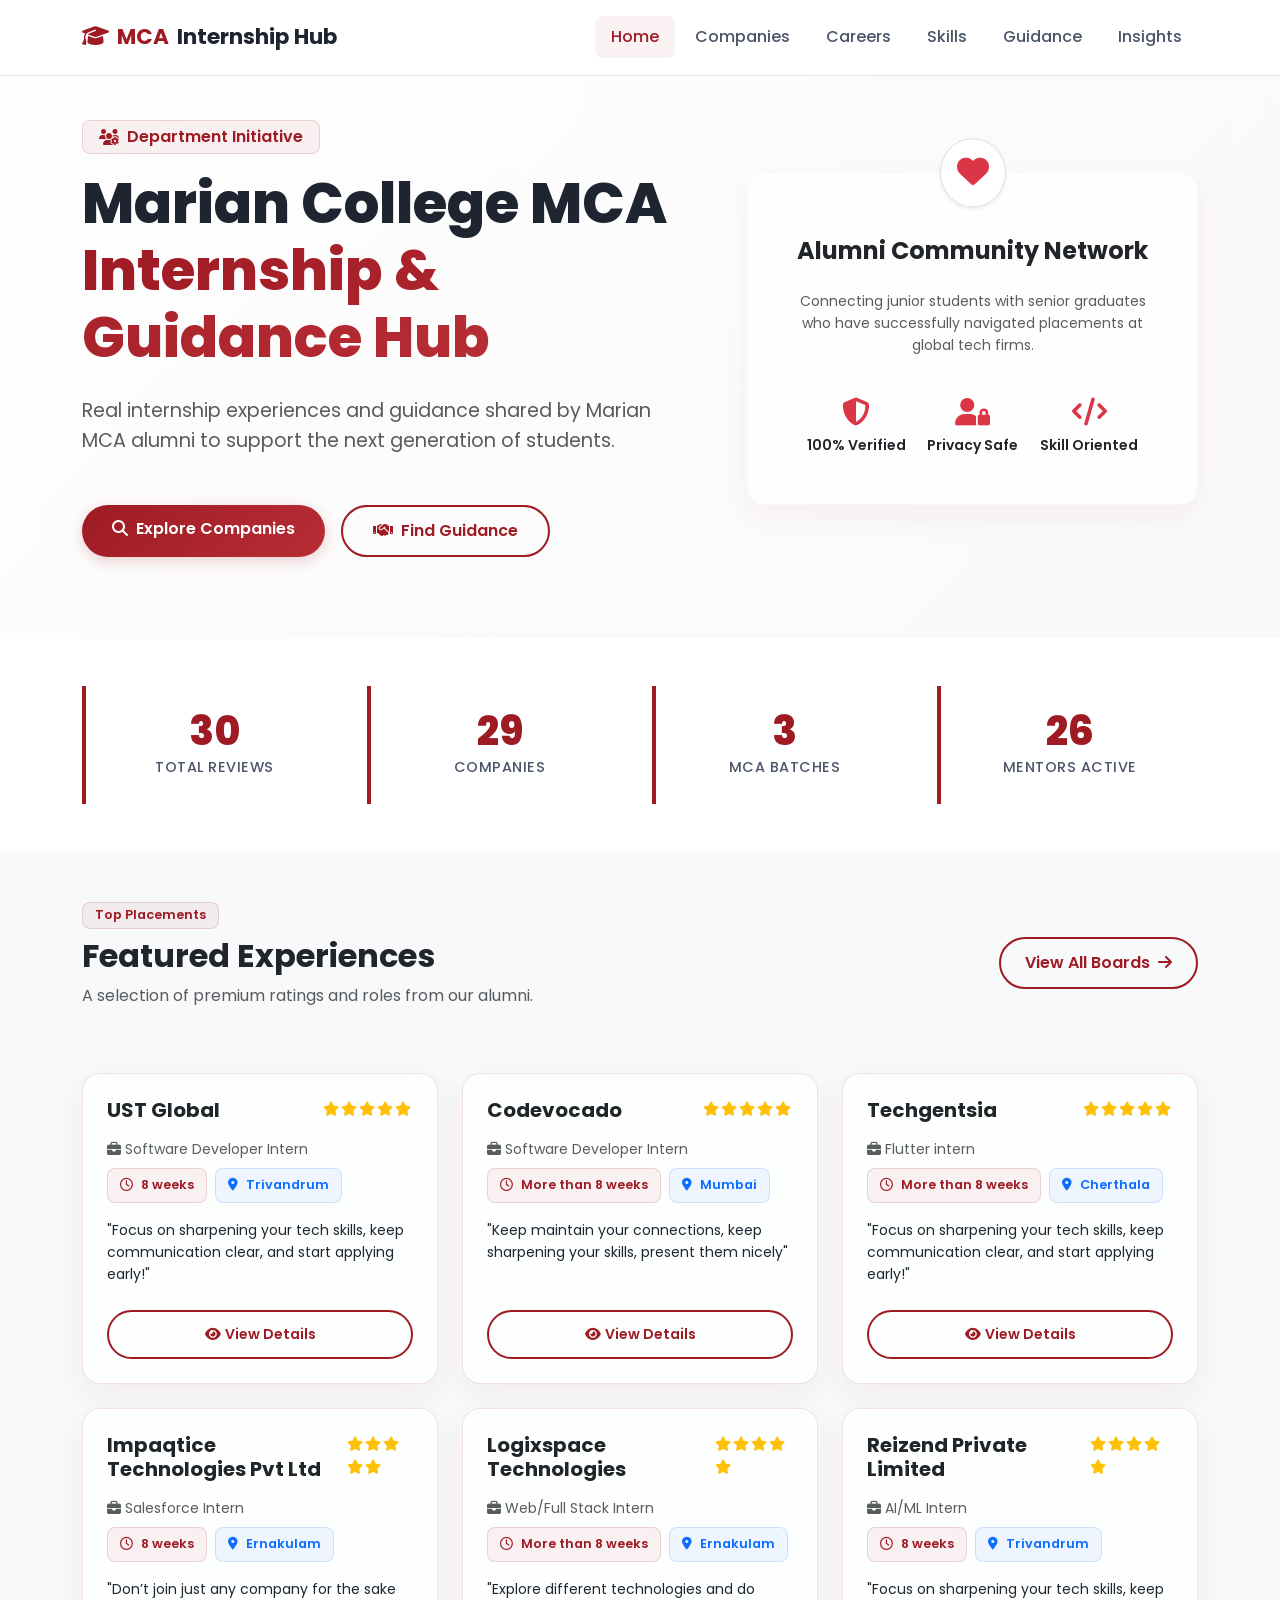
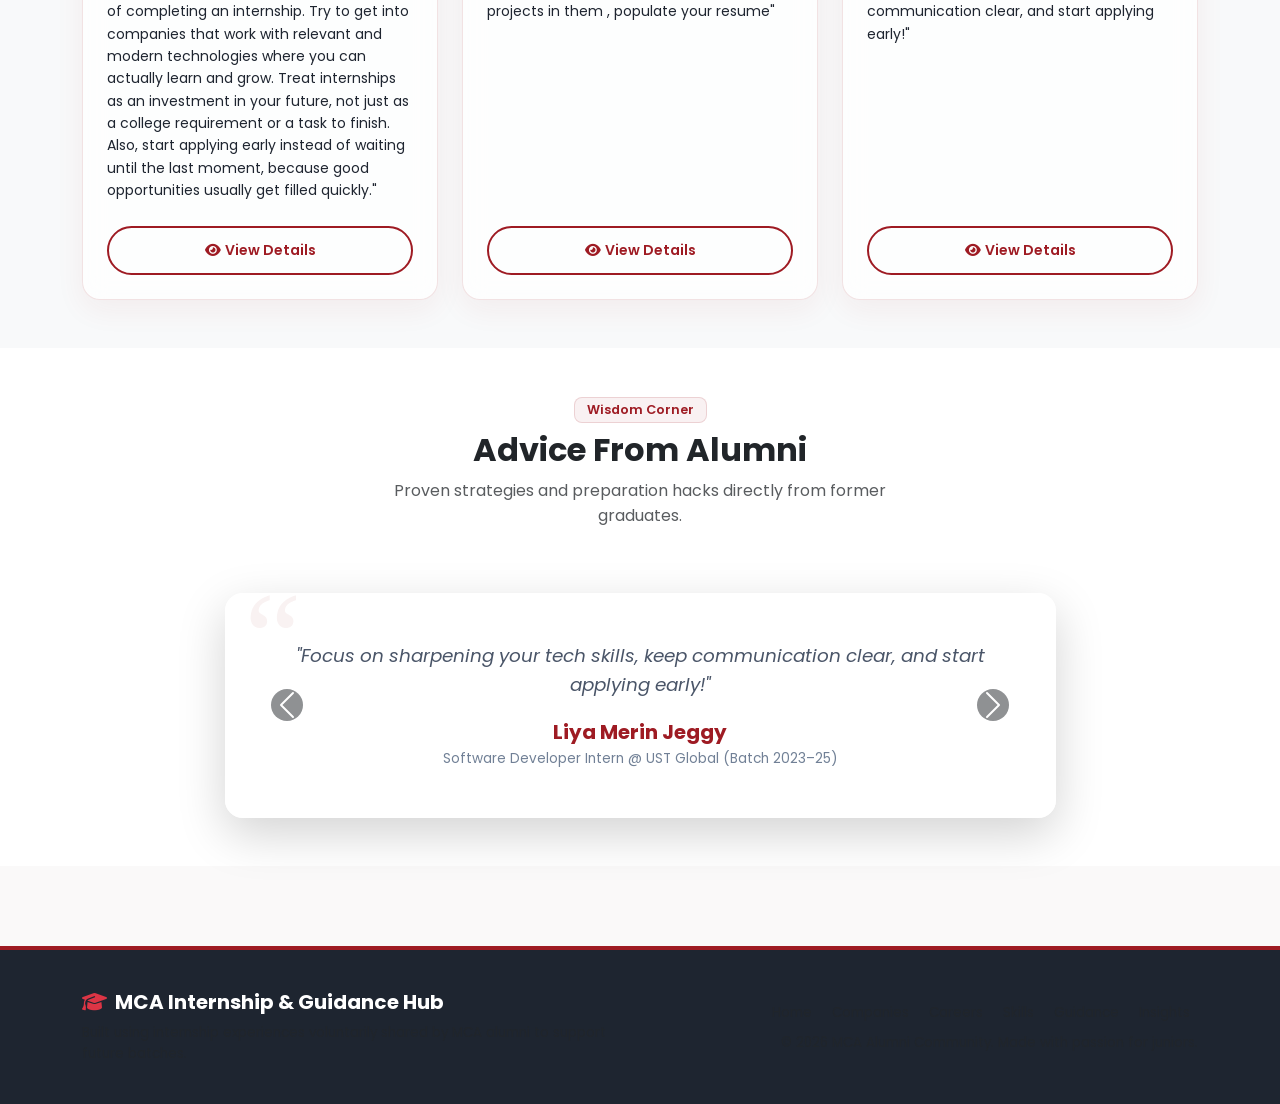
<file: index.html>
<!DOCTYPE html>
<html lang="en">

<head>
  <meta charset="UTF-8">
  <meta name="viewport" content="width=device-width, initial-scale=1.0">
  <title>MCA Internship & Guidance Hub</title>
  <!-- SEO Meta Tags -->
  <meta name="description"
    content="A community-driven platform for MCA students to explore internship reviews, technical selection insights, and get guidance directly from alumni.">
  <meta name="keywords"
    content="MCA, Internship Hub, Guidance, MCA Alumni, Selection Process, Coding Internships, Tech Jobs">

  <!-- Fonts & Icons -->
  <link rel="stylesheet" href="https://cdnjs.cloudflare.com/ajax/libs/font-awesome/6.4.0/css/all.min.css">

  <!-- Bootstrap 5 CSS -->
  <link href="https://cdn.jsdelivr.net/npm/bootstrap@5.3.0/dist/css/bootstrap.min.css" rel="stylesheet">

  <!-- Premium Custom CSS -->
  <link rel="stylesheet" href="css/style.css">
</head>

<body>

  <!-- Loading Animation Overlay -->
  <div id="page-loader" class="page-loader">
    <div class="spinner-crimson" role="status"></div>
  </div>

  <!-- Shared Dynamic Header Navbar -->
  <header id="navbar-container"></header>

  <!-- Main Content Area -->
  <main>

    <!-- Hero Section -->
    <section class="hero-section d-flex align-items-center">
      <div class="container">
        <div class="row align-items-center gy-5">
          <div class="col-lg-7 text-center text-lg-start">
            <span class="badge badge-custom badge-crimson mb-3 px-3 py-2 fs-6">
              <i class="fas fa-users-cog me-1"></i> Department Initiative
            </span>
            <h1 class="hero-title mb-4">
              Marian College MCA <span>Internship & Guidance Hub</span>
            </h1>
            <p class="hero-subtitle mb-5 text-muted">
              Real internship experiences and guidance shared by Marian MCA alumni to support the next generation of
              students.
            </p>
            <div class="d-flex flex-column flex-sm-row justify-content-center justify-content-lg-start gap-3">
              <a href="companies.html" class="btn btn-crimson" id="btn-hero-explore">
                <i class="fas fa-search me-2"></i>Explore Companies
              </a>
              <a href="guidance.html" class="btn btn-crimson-outline" id="btn-hero-guidance">
                <i class="fas fa-handshake me-2"></i>Find Guidance
              </a>
            </div>
          </div>
          <div class="col-lg-5 d-none d-lg-block">
            <!-- Glassmorphism Banner Card -->
            <div class="glass-card p-5 border-light position-relative">
              <div
                class="position-absolute top-0 start-50 translate-middle bg-white p-3 rounded-circle border shadow-sm">
                <i class="fas fa-heart text-danger fa-2x animate-bounce"></i>
              </div>
              <h4 class="fw-bold text-center mt-3 mb-4 text-dark">Alumni Community Network</h4>
              <p class="text-muted text-center mb-4 small">
                Connecting junior students with senior graduates who have successfully navigated placements at global
                tech firms.
              </p>
              <div class="d-flex justify-content-around mt-4 pt-3 border-top border-light">
                <div class="text-center">
                  <i class="fas fa-shield-alt text-danger fs-3 mb-2"></i>
                  <p class="small fw-semibold text-dark mb-0">100% Verified</p>
                </div>
                <div class="text-center">
                  <i class="fas fa-user-lock text-danger fs-3 mb-2"></i>
                  <p class="small fw-semibold text-dark mb-0">Privacy Safe</p>
                </div>
                <div class="text-center">
                  <i class="fas fa-code text-danger fs-3 mb-2"></i>
                  <p class="small fw-semibold text-dark mb-0">Skill Oriented</p>
                </div>
              </div>
            </div>
          </div>
        </div>
      </div>
    </section>

    <!-- Statistics Section -->
    <section class="py-5 bg-white border-top border-bottom border-light">
      <div class="container">
        <div class="row g-4" id="stats-row">

          <div class="col-md-3 col-6">
            <div class="stat-box">
              <div class="stat-number" id="stat-experiences">0</div>
              <div class="stat-label">Total Reviews</div>
            </div>
          </div>

          <div class="col-md-3 col-6">
            <div class="stat-box">
              <div class="stat-number" id="stat-companies">0</div>
              <div class="stat-label">Companies</div>
            </div>
          </div>

          <div class="col-md-3 col-6">
            <div class="stat-box">
              <div class="stat-number" id="stat-batches">0</div>
              <div class="stat-label">MCA Batches</div>
            </div>
          </div>

          <div class="col-md-3 col-6">
            <div class="stat-box">
              <div class="stat-number" id="stat-guidance">0</div>
              <div class="stat-label">Mentors Active</div>
            </div>
          </div>

        </div>
      </div>
    </section>

    <!-- Featured Companies Section -->
    <section class="py-5 bg-light">
      <div class="container">
        <div class="row align-items-center mb-5 text-center text-md-start">
          <div class="col-md-8">
            <span class="badge badge-custom badge-crimson mb-2">Top Placements</span>
            <h2 class="fw-bold text-dark">Featured Experiences</h2>
            <p class="text-muted">A selection of premium ratings and roles from our alumni.</p>
          </div>
          <div class="col-md-4 text-md-end">
            <a href="companies.html" class="btn btn-crimson-outline rounded-pill px-4">
              View All Boards <i class="fas fa-arrow-right ms-1"></i>
            </a>
          </div>
        </div>

        <!-- Grid of 6 dynamic cards -->
        <div class="row g-4" id="featured-companies-container">
          <!-- Dynamically filled by js/app.js -->
        </div>
      </div>
    </section>

    <!-- Advice from Alumni (Wisdom Corner) -->
    <section class="py-5 bg-white">
      <div class="container">
        <div class="row justify-content-center text-center mb-5">
          <div class="col-lg-6">
            <span class="badge badge-custom badge-crimson mb-2">Wisdom Corner</span>
            <h2 class="fw-bold text-dark">Advice From Alumni</h2>
            <p class="text-muted">Proven strategies and preparation hacks directly from former graduates.</p>
          </div>
        </div>

        <div class="row justify-content-center">
          <div class="col-lg-9">
            <div class="glass-card p-0 shadow-lg border-0 overflow-hidden">
              <div id="wisdomCarousel" class="carousel slide" data-bs-ride="carousel">
                <div class="carousel-inner" id="wisdom-carousel-inner">
                  <!-- Dynamically populated carousel slides -->
                </div>
                <button class="carousel-control-prev" type="button" data-bs-target="#wisdomCarousel"
                  data-bs-slide="prev">
                  <span class="carousel-control-prev-icon bg-dark rounded-circle p-3" aria-hidden="true"></span>
                  <span class="visually-hidden">Previous</span>
                </button>
                <button class="carousel-control-next" type="button" data-bs-target="#wisdomCarousel"
                  data-bs-slide="next">
                  <span class="carousel-control-next-icon bg-dark rounded-circle p-3" aria-hidden="true"></span>
                  <span class="visually-hidden">Next</span>
                </button>
              </div>
            </div>
          </div>
        </div>
      </div>
    </section>

  </main>

  <!-- Shared Dynamic Footer -->
  <footer id="footer-container"></footer>

  <!-- Bootstrap 5 JS -->
  <script src="https://cdn.jsdelivr.net/npm/bootstrap@5.3.0/dist/js/bootstrap.bundle.min.js"></script>

  <!-- Offline Database Fallback -->
  <script src="data/internships.js"></script>

  <!-- Global Core Application Code -->
  <script src="js/app.js"></script>

  <!-- Dynamic Home Dashboard Script -->
  <script>
    document.addEventListener('DOMContentLoaded', async () => {
      // Initialize core shell (renders navbar & footer)
      window.MCA_HUB.initCommonUI('home');

      const internships = await window.MCA_HUB.fetchInternships();
      if (!internships || internships.length === 0) return;

      // Calculate dynamic stats
      const totalExperiences = internships.length;

      const uniqueCompanies = new Set();
      const uniqueBatches = new Set();
      let openToGuidanceCount = 0;

      internships.forEach(item => {
        if (item.internshipCompany) uniqueCompanies.add(item.internshipCompany.trim().toUpperCase());
        if (item.mcaBatch) uniqueBatches.add(item.mcaBatch.trim());
        if (item.guidanceAvailability === "Yes, definitely") openToGuidanceCount++;
      });

      // Animate counter display
      animateCounter('stat-experiences', totalExperiences);
      animateCounter('stat-companies', uniqueCompanies.size);
      animateCounter('stat-batches', uniqueBatches.size);
      animateCounter('stat-guidance', openToGuidanceCount);

      // Render Featured Experiences (Max 6, sorted by rating descending)
      const featuredContainer = document.getElementById('featured-companies-container');
      if (featuredContainer) {
        const sortedFeatured = [...internships]
          .sort((a, b) => b.companyRating - a.companyRating)
          .slice(0, 6);

        featuredContainer.innerHTML = sortedFeatured.map(item => `
          <div class="col-md-4 col-sm-6">
            <div class="glass-card p-4 h-100 d-flex flex-column justify-content-between">
              <div>
                <div class="d-flex justify-content-between align-items-start mb-3">
                  <h5 class="fw-bold text-dark mb-0">${item.internshipCompany}</h5>
                  <div class="rating-stars">
                    ${window.MCA_HUB.generateStarsHTML(item.companyRating)}
                  </div>
                </div>
                <p class="small text-muted mb-2"><i class="fas fa-briefcase text-crimson me-1"></i>${item.internshipRole}</p>
                <div class="d-flex flex-wrap gap-2 mb-3">
                  <span class="badge-custom badge-crimson"><i class="far fa-clock me-1"></i>${item.duration}</span>
                  <span class="badge-custom badge-location"><i class="fas fa-map-marker-alt me-1"></i>${item.companyLocation}</span>
                </div>
                <p class="small text-medium line-clamp-3 mb-4">"${item.advice}"</p>
              </div>
              <a href="company.html?id=${item.id}" class="btn btn-crimson-outline w-100 rounded-pill btn-sm mt-auto">
                <i class="fas fa-eye me-1"></i>View Details
              </a>
            </div>
          </div>
        `).join('');
      }

      // Render Wisdom Corner carousel slides
      const carouselInner = document.getElementById('wisdom-carousel-inner');
      if (carouselInner) {
        // Filter out experiences with non-empty advice, then take first 5
        const adviceList = internships.filter(item => item.advice && item.advice.trim().length > 0).slice(0, 5);

        carouselInner.innerHTML = adviceList.map((item, idx) => `
          <div class="carousel-item ${idx === 0 ? 'active' : ''}" data-bs-interval="6000">
            <div class="wisdom-card text-center p-5">
              <p class="wisdom-text">"${item.advice}"</p>
              <h5 class="wisdom-author mb-1">${item.name}</h5>
              <p class="wisdom-meta mb-0">${item.internshipRole} @ ${item.internshipCompany} (Batch ${item.mcaBatch})</p>
            </div>
          </div>
        `).join('');
      }
    });

    // Helper to animate count counters from 0 to target
    function animateCounter(id, target) {
      const element = document.getElementById(id);
      if (!element) return;

      let current = 0;
      const duration = 1200; // ms
      const stepTime = Math.max(Math.floor(duration / target), 30);

      const timer = setInterval(() => {
        current += Math.ceil(target / 25);
        if (current >= target) {
          element.textContent = target;
          clearInterval(timer);
        } else {
          element.textContent = current;
        }
      }, stepTime);
    }
  </script>
</body>

</html>
</file>
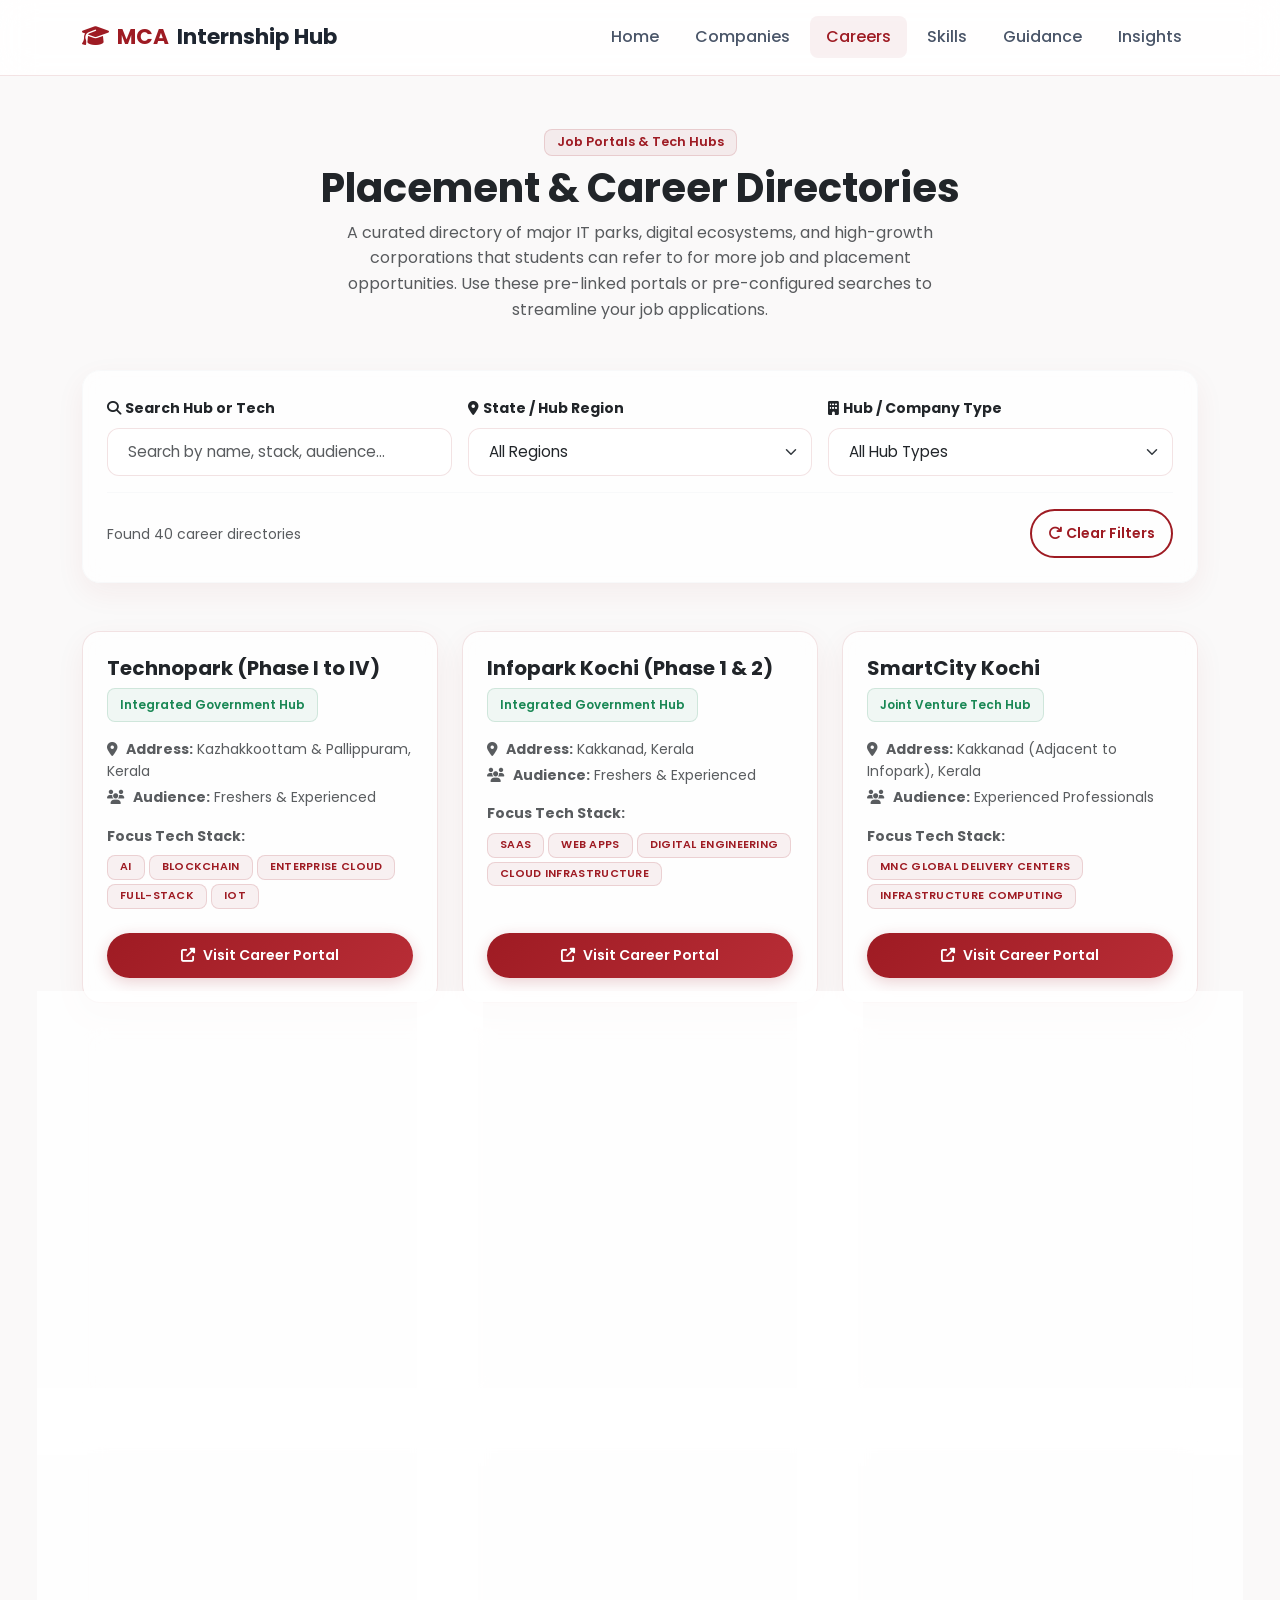
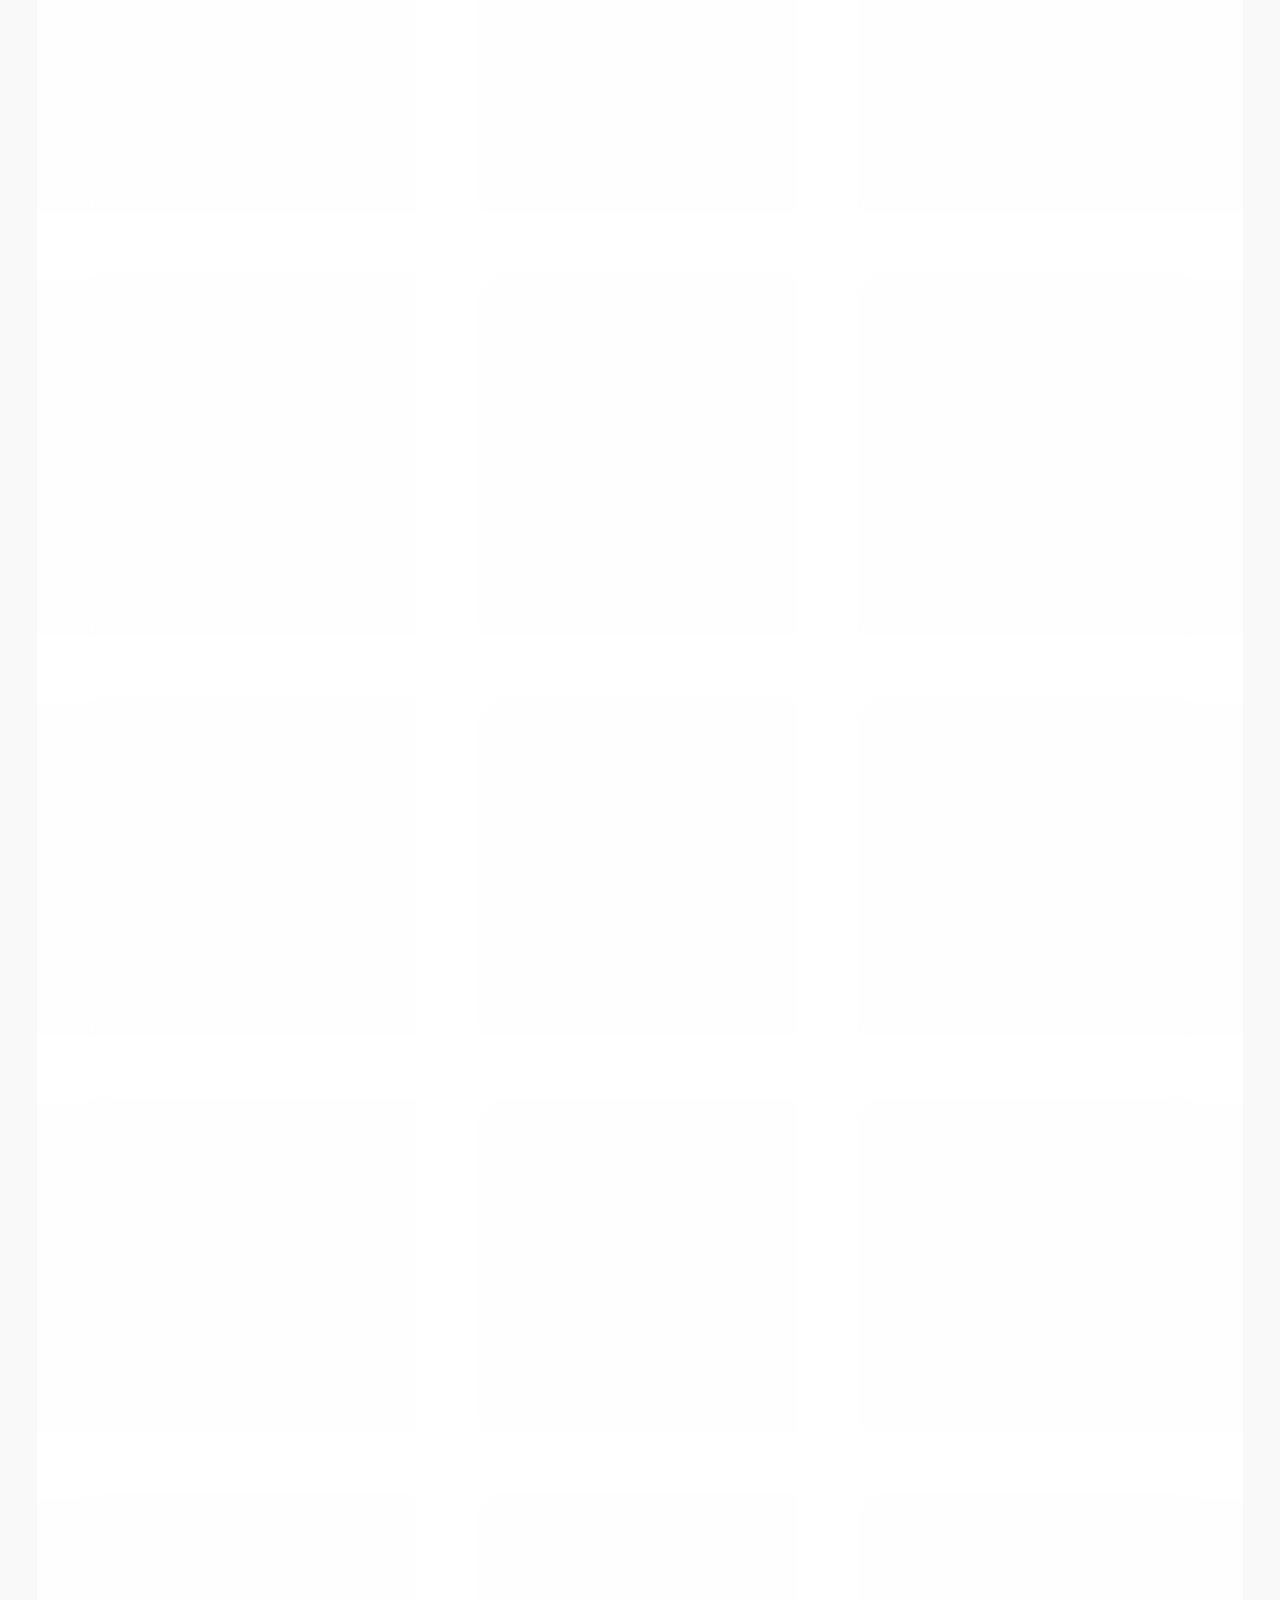
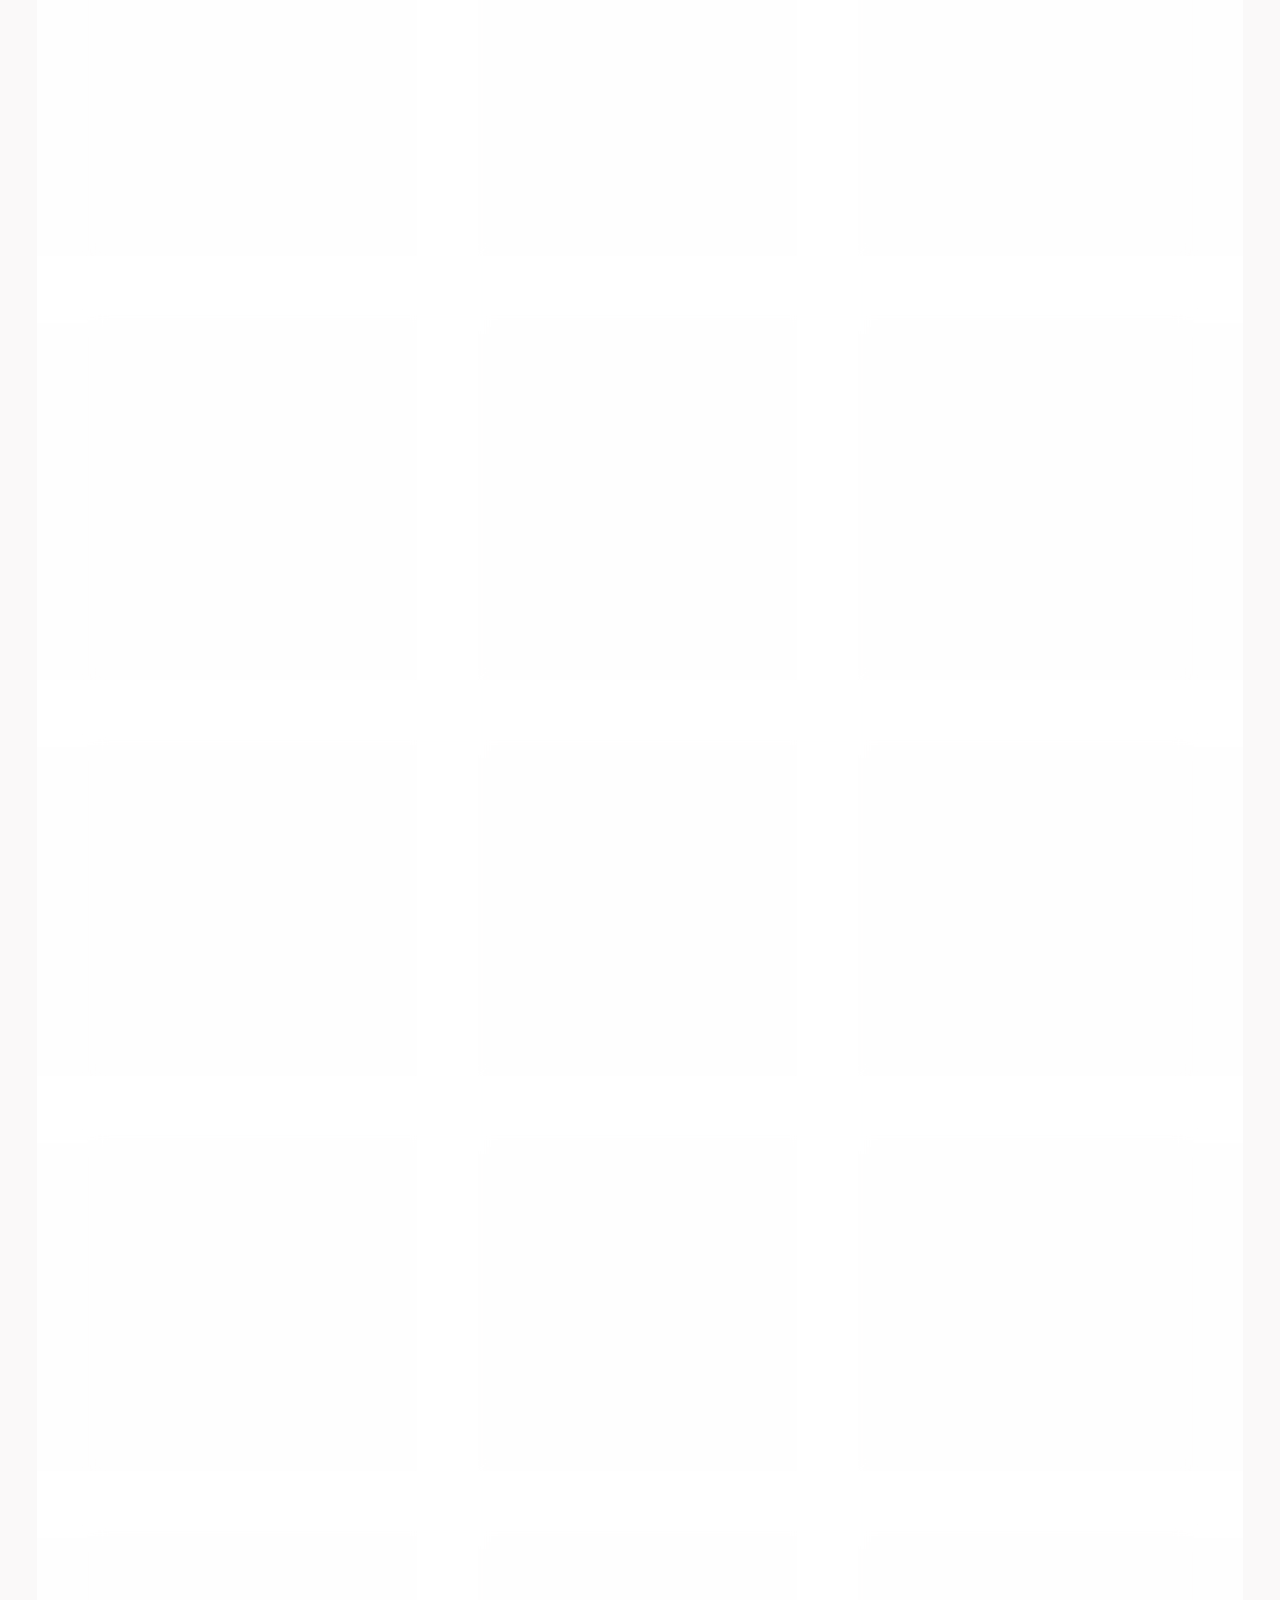
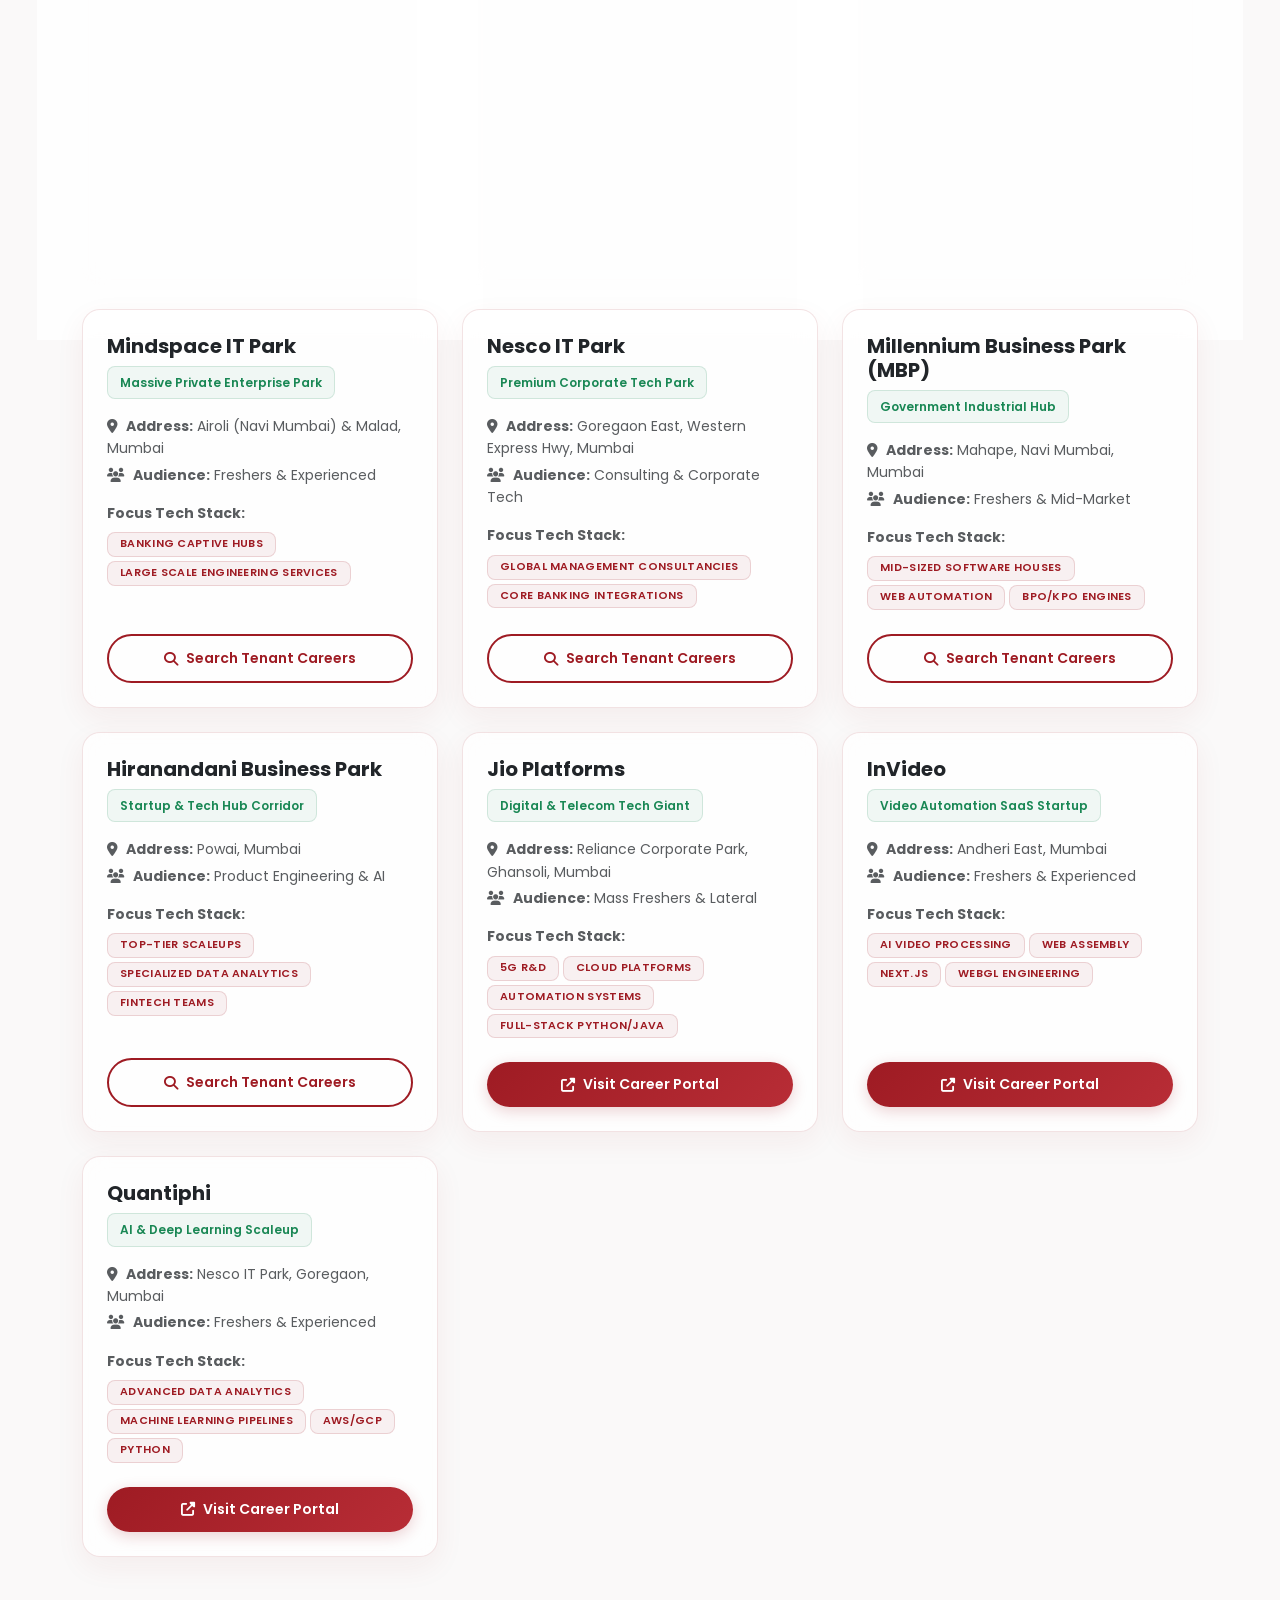
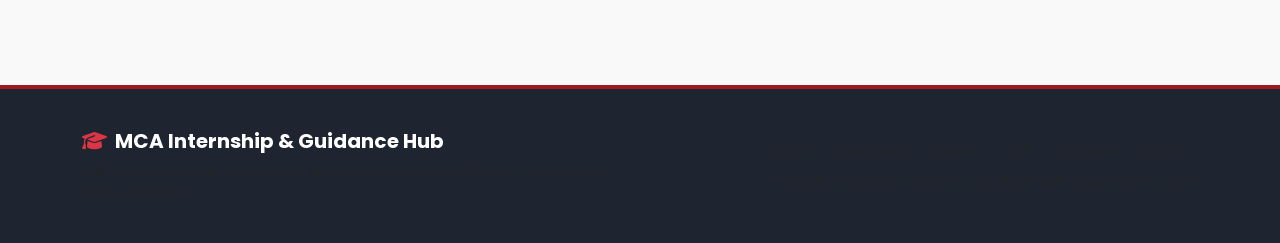
<file: careers.html>
<!DOCTYPE html>
<html lang="en">
<head>
  <meta charset="UTF-8">
  <meta name="viewport" content="width=device-width, initial-scale=1.0">
  <title>Careers Directory - MCA Internship Hub</title>
  
  <!-- Fonts & Icons -->
  <link rel="stylesheet" href="https://cdnjs.cloudflare.com/ajax/libs/font-awesome/6.4.0/css/all.min.css">
  
  <!-- Bootstrap 5 CSS -->
  <link href="https://cdn.jsdelivr.net/npm/bootstrap@5.3.0/dist/css/bootstrap.min.css" rel="stylesheet">
  
  <!-- Premium Custom CSS -->
  <link rel="stylesheet" href="css/style.css">
</head>
<body>

  <!-- Loading Animation Overlay -->
  <div id="page-loader" class="page-loader">
    <div class="spinner-crimson" role="status"></div>
  </div>

  <!-- Shared Dynamic Header Navbar -->
  <header id="navbar-container"></header>

  <!-- Main Content Area -->
  <main class="py-5" style="margin-top: 80px;">
    <div class="container">
      
      <!-- Top Title Bar -->
      <div class="text-center mb-5">
        <span class="badge badge-custom badge-crimson mb-2">Job Portals & Tech Hubs</span>
        <h1 class="fw-bold text-dark">Placement & Career Directories</h1>
        <p class="text-muted mx-auto" style="max-width: 650px;">
          A curated directory of major IT parks, digital ecosystems, and high-growth corporations that students can refer to for more job and placement opportunities. Use these pre-linked portals or pre-configured searches to streamline your job applications.
        </p>
      </div>

      <!-- Search & Filter Console -->
      <div class="glass-card p-4 mb-5 border-light">
        <div class="row g-3">
          <!-- Text Search -->
          <div class="col-md-6 col-lg-4">
            <label class="form-label small fw-bold text-dark" for="search-text">
              <i class="fas fa-search text-crimson me-1"></i>Search Hub or Tech
            </label>
            <input type="text" id="search-text" class="form-control search-control" placeholder="Search by name, stack, audience...">
          </div>
          <!-- Region Filter -->
          <div class="col-md-6 col-lg-4">
            <label class="form-label small fw-bold text-dark" for="filter-region">
              <i class="fas fa-map-marker-alt text-crimson me-1"></i>State / Hub Region
            </label>
            <select id="filter-region" class="form-select search-control">
              <option value="">All Regions</option>
            </select>
          </div>
          <!-- Type Filter -->
          <div class="col-md-12 col-lg-4">
            <label class="form-label small fw-bold text-dark" for="filter-type">
              <i class="fas fa-building text-crimson me-1"></i>Hub / Company Type
            </label>
            <select id="filter-type" class="form-select search-control">
              <option value="">All Hub Types</option>
            </select>
          </div>
        </div>
        <div class="d-flex justify-content-between align-items-center mt-3 pt-3 border-top border-light">
          <span class="small text-muted" id="results-counter">Found 0 career directories</span>
          <button class="btn btn-crimson-outline btn-sm rounded-pill px-3" id="btn-reset-filters">
            <i class="fas fa-redo me-1"></i>Clear Filters
          </button>
        </div>
      </div>

      <!-- Careers Grid Container -->
      <div class="row g-4" id="careers-deck-container">
        <!-- Dynamically populated cards by js/careers.js -->
        <div class="col-12 text-center py-5" id="loader-placeholder">
          <div class="spinner-border text-danger" role="status">
            <span class="visually-hidden">Loading career hubs...</span>
          </div>
        </div>
      </div>

    </div>
  </main>

  <!-- Shared Dynamic Footer -->
  <footer id="footer-container"></footer>

  <!-- Bootstrap 5 JS -->
  <script src="https://cdn.jsdelivr.net/npm/bootstrap@5.3.0/dist/js/bootstrap.bundle.min.js"></script>
  
  <!-- Offline Database Fallback -->
  <script src="data/careers.js"></script>
  
  <!-- Global Core Application Code -->
  <script src="js/app.js"></script>
  
  <!-- Page Specific Execution Script -->
  <script src="js/careers.js"></script>
</body>
</html>
</file>
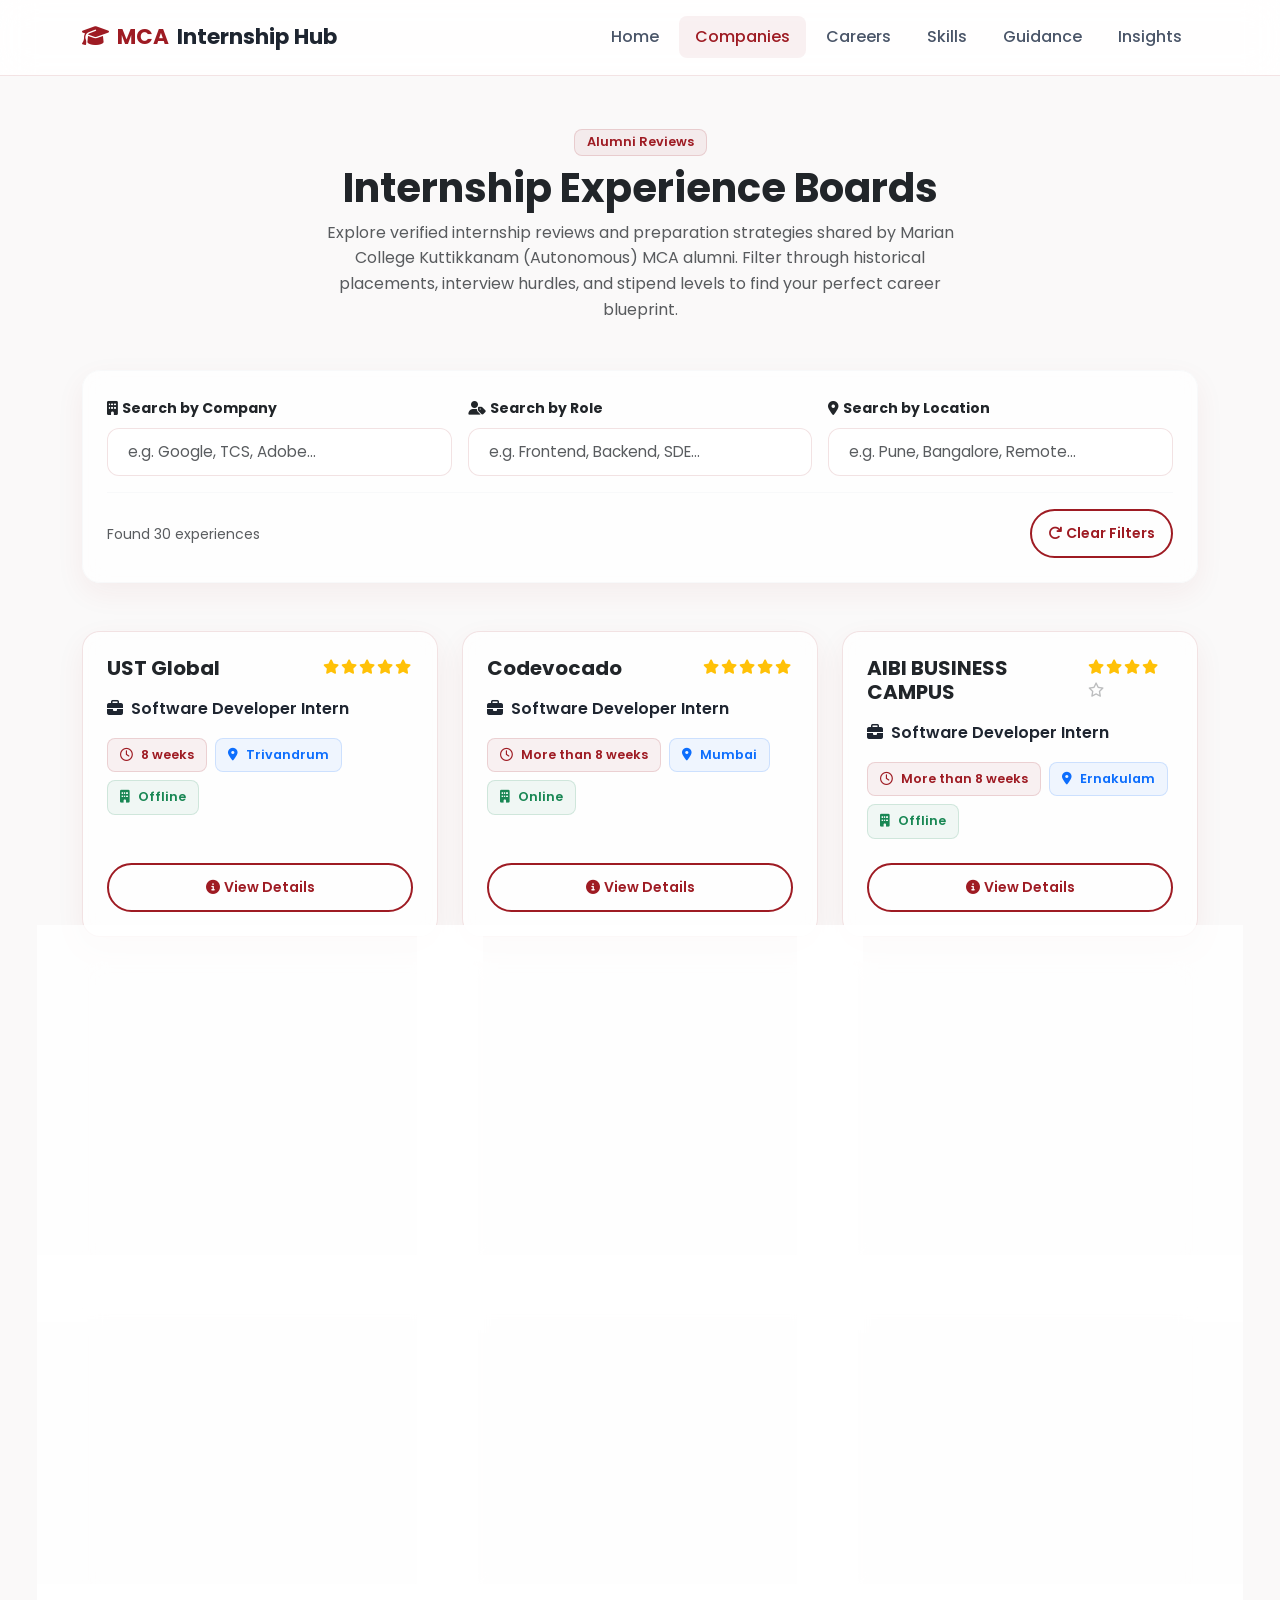
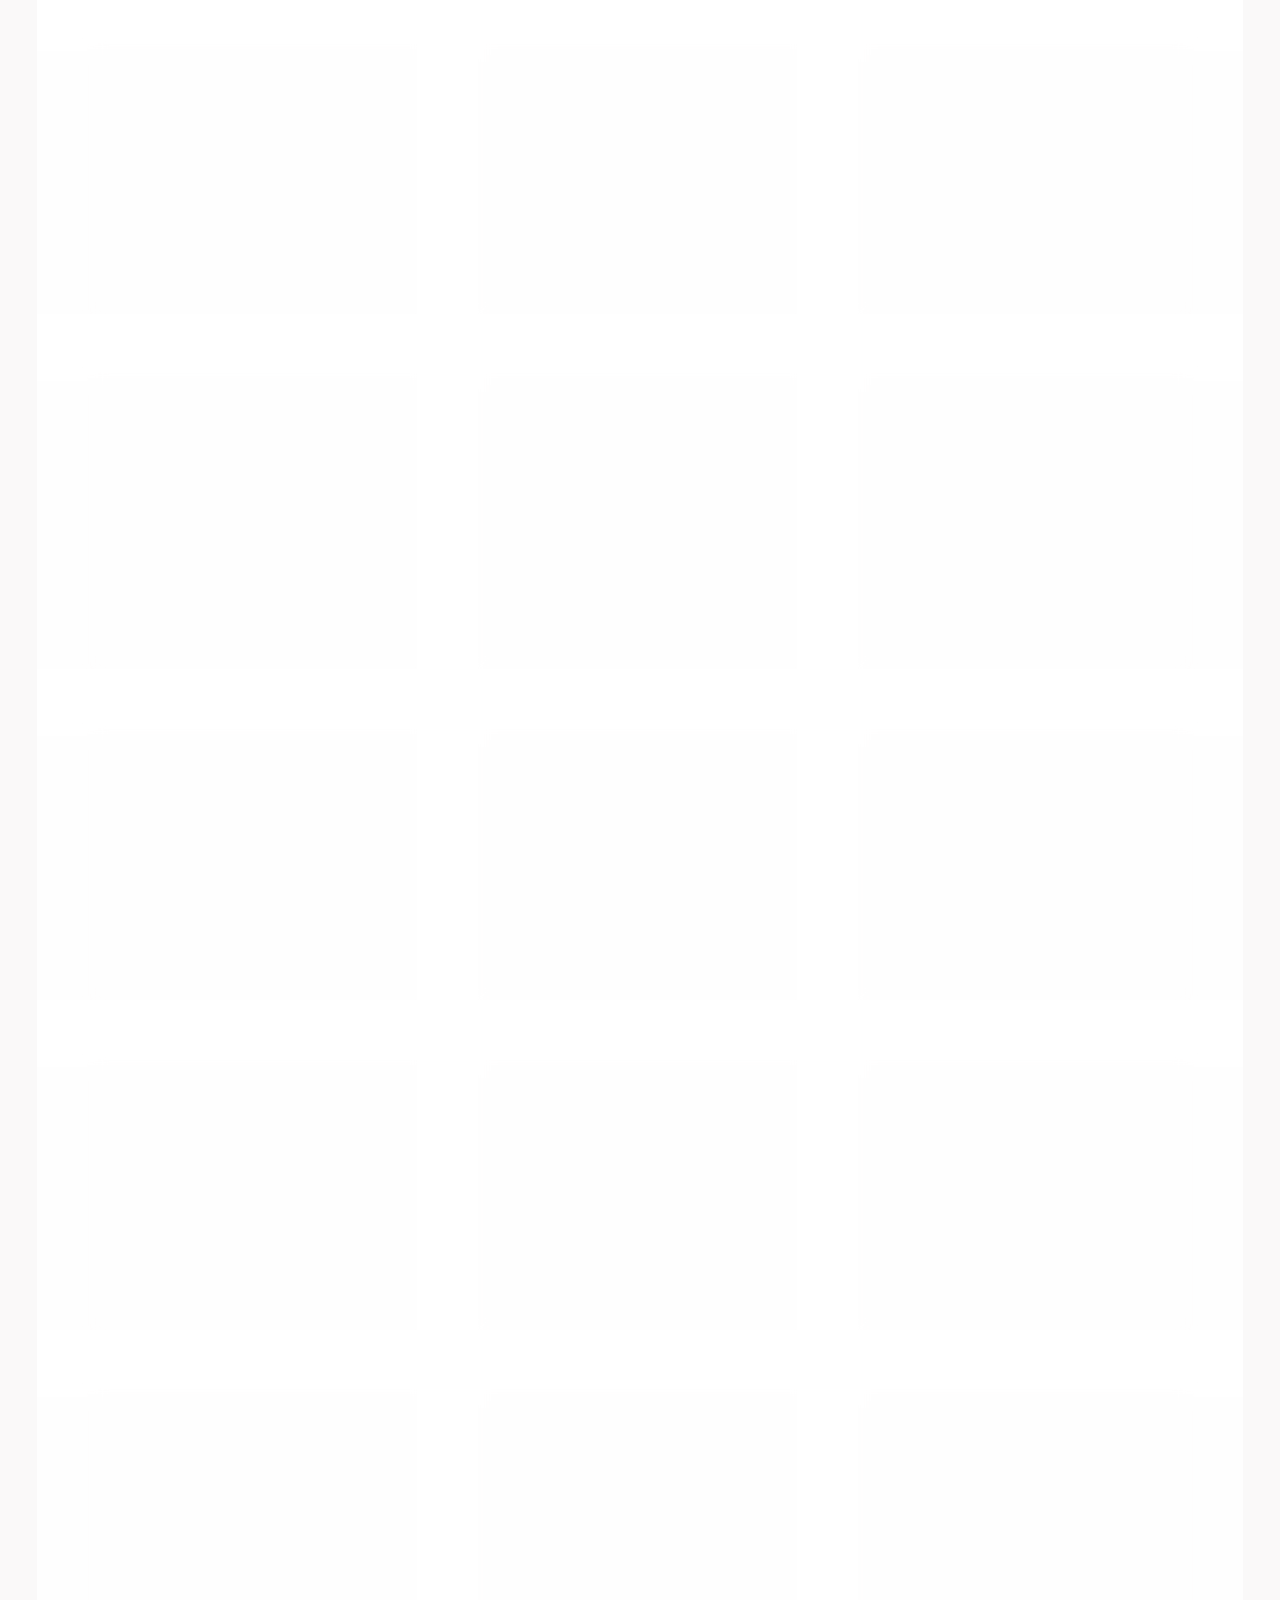
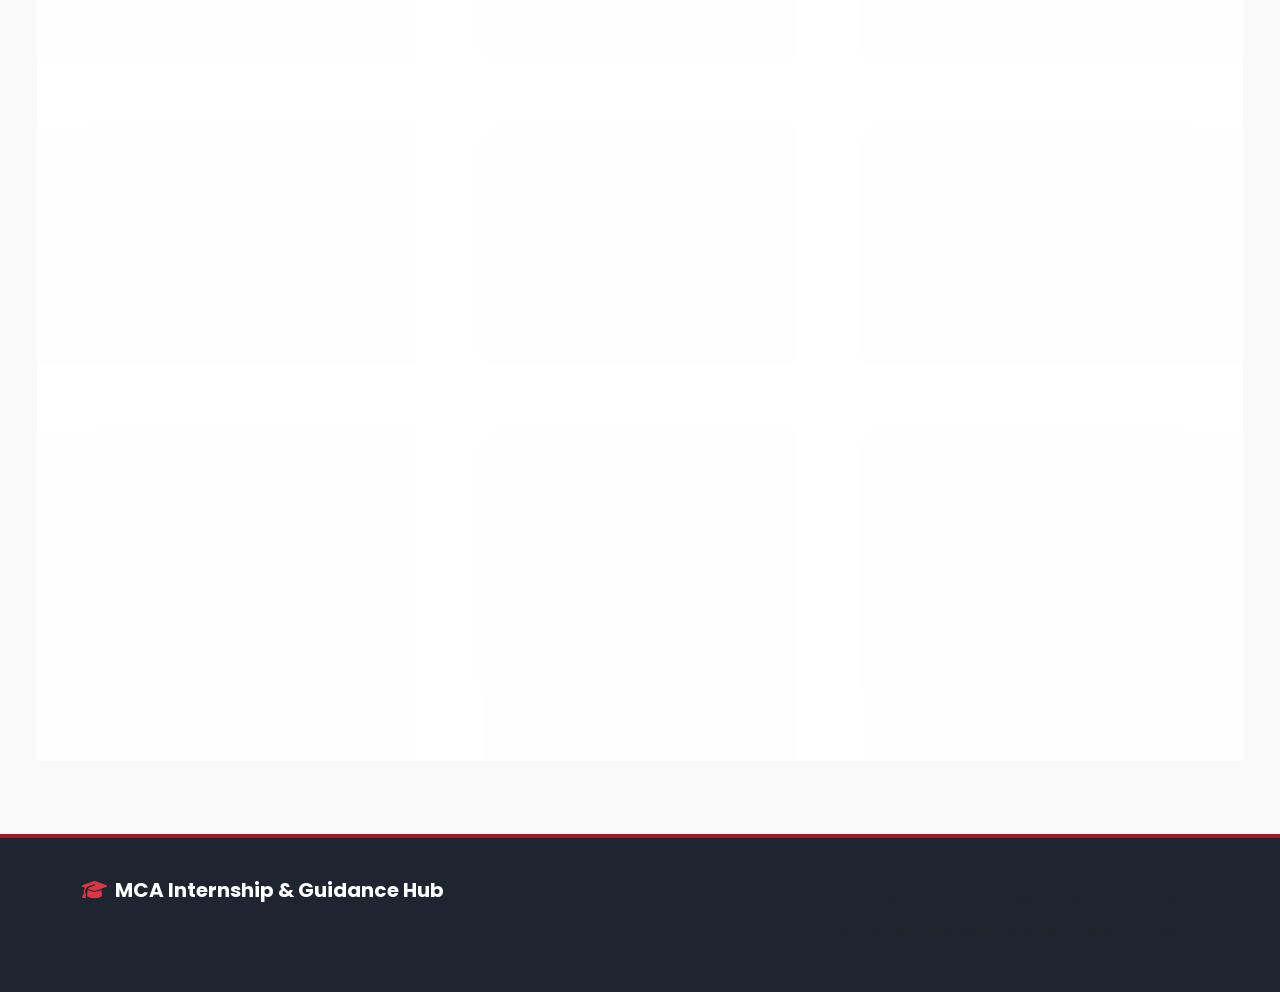
<file: companies.html>
<!DOCTYPE html>
<html lang="en">
<head>
  <meta charset="UTF-8">
  <meta name="viewport" content="width=device-width, initial-scale=1.0">
  <title>Explore Experiences - MCA Internship Hub</title>
  
  <!-- Fonts & Icons -->
  <link rel="stylesheet" href="https://cdnjs.cloudflare.com/ajax/libs/font-awesome/6.4.0/css/all.min.css">
  
  <!-- Bootstrap 5 CSS -->
  <link href="https://cdn.jsdelivr.net/npm/bootstrap@5.3.0/dist/css/bootstrap.min.css" rel="stylesheet">
  
  <!-- Premium Custom CSS -->
  <link rel="stylesheet" href="css/style.css">
</head>
<body>

  <!-- Loading Animation Overlay -->
  <div id="page-loader" class="page-loader">
    <div class="spinner-crimson" role="status"></div>
  </div>

  <!-- Shared Dynamic Header Navbar -->
  <header id="navbar-container"></header>

  <!-- Main Content Area -->
  <main class="py-5" style="margin-top: 80px;">
    <div class="container">
      
      <!-- Top Title Bar -->
      <div class="text-center mb-5">
        <span class="badge badge-custom badge-crimson mb-2">Alumni Reviews</span>
        <h1 class="fw-bold text-dark">Internship Experience Boards</h1>
        <p class="text-muted mx-auto" style="max-width: 650px;">
          Explore verified internship reviews and preparation strategies shared by Marian College Kuttikkanam (Autonomous) MCA alumni. Filter through historical placements, interview hurdles, and stipend levels to find your perfect career blueprint.
        </p>
      </div>

      <!-- Search & Filter Console -->
      <div class="glass-card p-4 mb-5 border-light">
        <div class="row g-3">
          <!-- Company Name Search -->
          <div class="col-md-4">
            <label class="form-label small fw-bold text-dark" for="search-company">
              <i class="fas fa-building text-crimson me-1"></i>Search by Company
            </label>
            <input type="text" id="search-company" class="form-control search-control" placeholder="e.g. Google, TCS, Adobe...">
          </div>
          <!-- Role Search -->
          <div class="col-md-4">
            <label class="form-label small fw-bold text-dark" for="search-role">
              <i class="fas fa-user-tag text-crimson me-1"></i>Search by Role
            </label>
            <input type="text" id="search-role" class="form-control search-control" placeholder="e.g. Frontend, Backend, SDE...">
          </div>
          <!-- Location Search -->
          <div class="col-md-4">
            <label class="form-label small fw-bold text-dark" for="search-location">
              <i class="fas fa-map-marker-alt text-crimson me-1"></i>Search by Location
            </label>
            <input type="text" id="search-location" class="form-control search-control" placeholder="e.g. Pune, Bangalore, Remote...">
          </div>
        </div>
        <div class="d-flex justify-content-between align-items-center mt-3 pt-3 border-top border-light">
          <span class="small text-muted" id="results-counter">Found 0 experiences</span>
          <button class="btn btn-crimson-outline btn-sm rounded-pill px-3" id="btn-reset-filters">
            <i class="fas fa-redo me-1"></i>Clear Filters
          </button>
        </div>
      </div>

      <!-- Experiences Grid Container -->
      <div class="row g-4" id="companies-deck-container">
        <!-- Dynamically populated cards by js/companies.js -->
        <div class="col-12 text-center py-5" id="loader-placeholder">
          <div class="spinner-border text-danger" role="status">
            <span class="visually-hidden">Loading data...</span>
          </div>
        </div>
      </div>

    </div>
  </main>

  <!-- Shared Dynamic Footer -->
  <footer id="footer-container"></footer>

  <!-- Bootstrap 5 JS -->
  <script src="https://cdn.jsdelivr.net/npm/bootstrap@5.3.0/dist/js/bootstrap.bundle.min.js"></script>
  
  <!-- Offline Database Fallback -->
  <script src="data/internships.js"></script>
  
  <!-- Global Core Application Code -->
  <script src="js/app.js"></script>
  
  <!-- Page Specific Execution Script -->
  <script src="js/companies.js"></script>
</body>
</html>
</file>
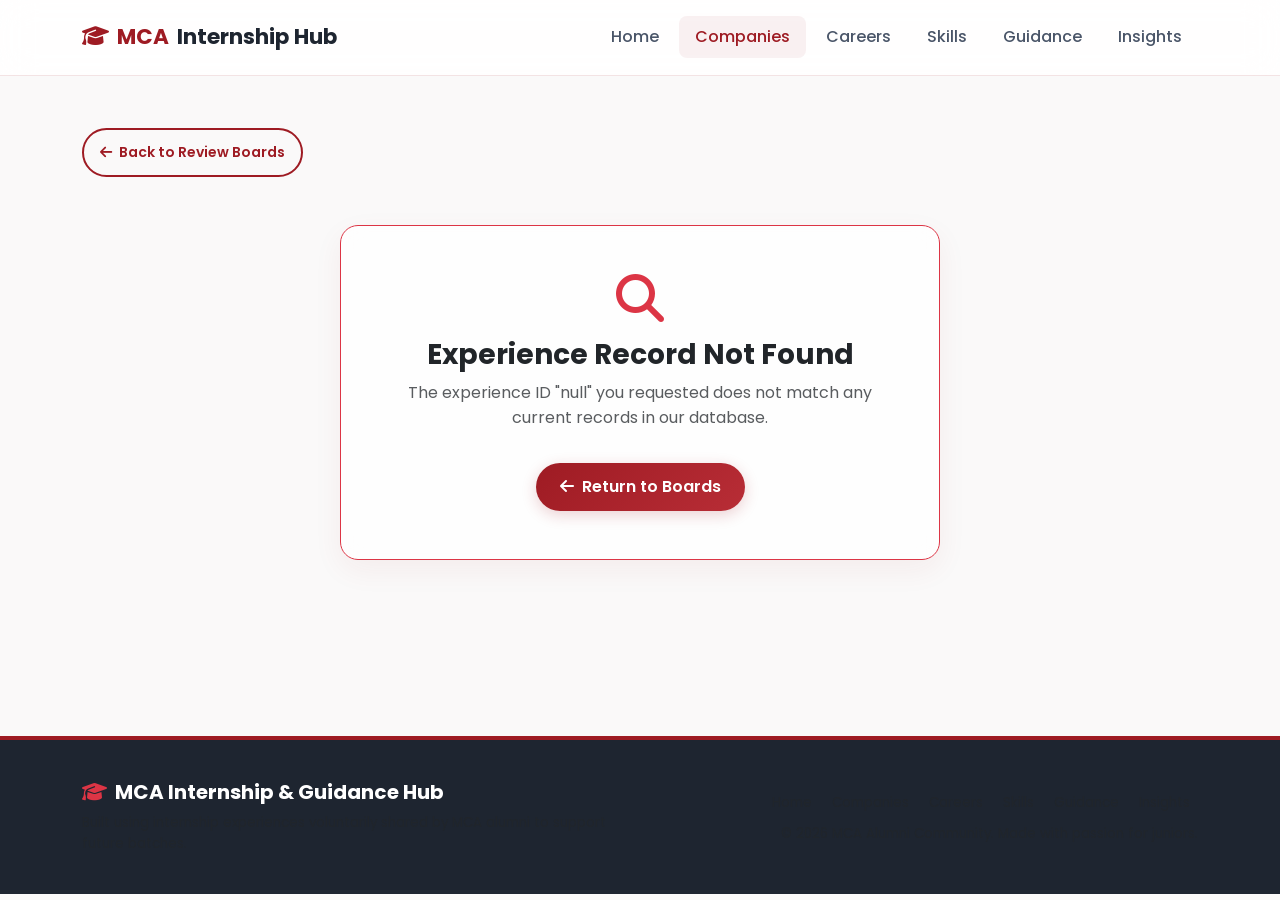
<file: company.html>
<!DOCTYPE html>
<html lang="en">
<head>
  <meta charset="UTF-8">
  <meta name="viewport" content="width=device-width, initial-scale=1.0">
  <title>Experience Details - MCA Internship Hub</title>
  
  <!-- Fonts & Icons -->
  <link rel="stylesheet" href="https://cdnjs.cloudflare.com/ajax/libs/font-awesome/6.4.0/css/all.min.css">
  
  <!-- Bootstrap 5 CSS -->
  <link href="https://cdn.jsdelivr.net/npm/bootstrap@5.3.0/dist/css/bootstrap.min.css" rel="stylesheet">
  
  <!-- Premium Custom CSS -->
  <link rel="stylesheet" href="css/style.css">
</head>
<body>

  <!-- Loading Animation Overlay -->
  <div id="page-loader" class="page-loader">
    <div class="spinner-crimson" role="status"></div>
  </div>

  <!-- Shared Dynamic Header Navbar -->
  <header id="navbar-container"></header>

  <!-- Main Content Area -->
  <main class="py-5" style="margin-top: 80px;">
    <div class="container" id="details-view-container">
      
      <!-- Back Navigation Link -->
      <div class="mb-4">
        <a href="companies.html" class="btn btn-crimson-outline btn-sm rounded-pill px-3">
          <i class="fas fa-arrow-left me-1"></i> Back to Review Boards
        </a>
      </div>

      <!-- Detail Card (Filled dynamically by js/company.js) -->
      <div id="experience-detail-content">
        <div class="text-center py-5">
          <div class="spinner-border text-danger" role="status">
            <span class="visually-hidden">Loading review details...</span>
          </div>
        </div>
      </div>

    </div>
  </main>

  <!-- Shared Dynamic Footer -->
  <footer id="footer-container"></footer>

  <!-- Bootstrap 5 JS -->
  <script src="https://cdn.jsdelivr.net/npm/bootstrap@5.3.0/dist/js/bootstrap.bundle.min.js"></script>
  
  <!-- Offline Database Fallback -->
  <script src="data/internships.js"></script>
  
  <!-- Global Core Application Code -->
  <script src="js/app.js"></script>
  
  <!-- Page Specific Execution Script -->
  <script src="js/company.js"></script>
</body>
</html>
</file>
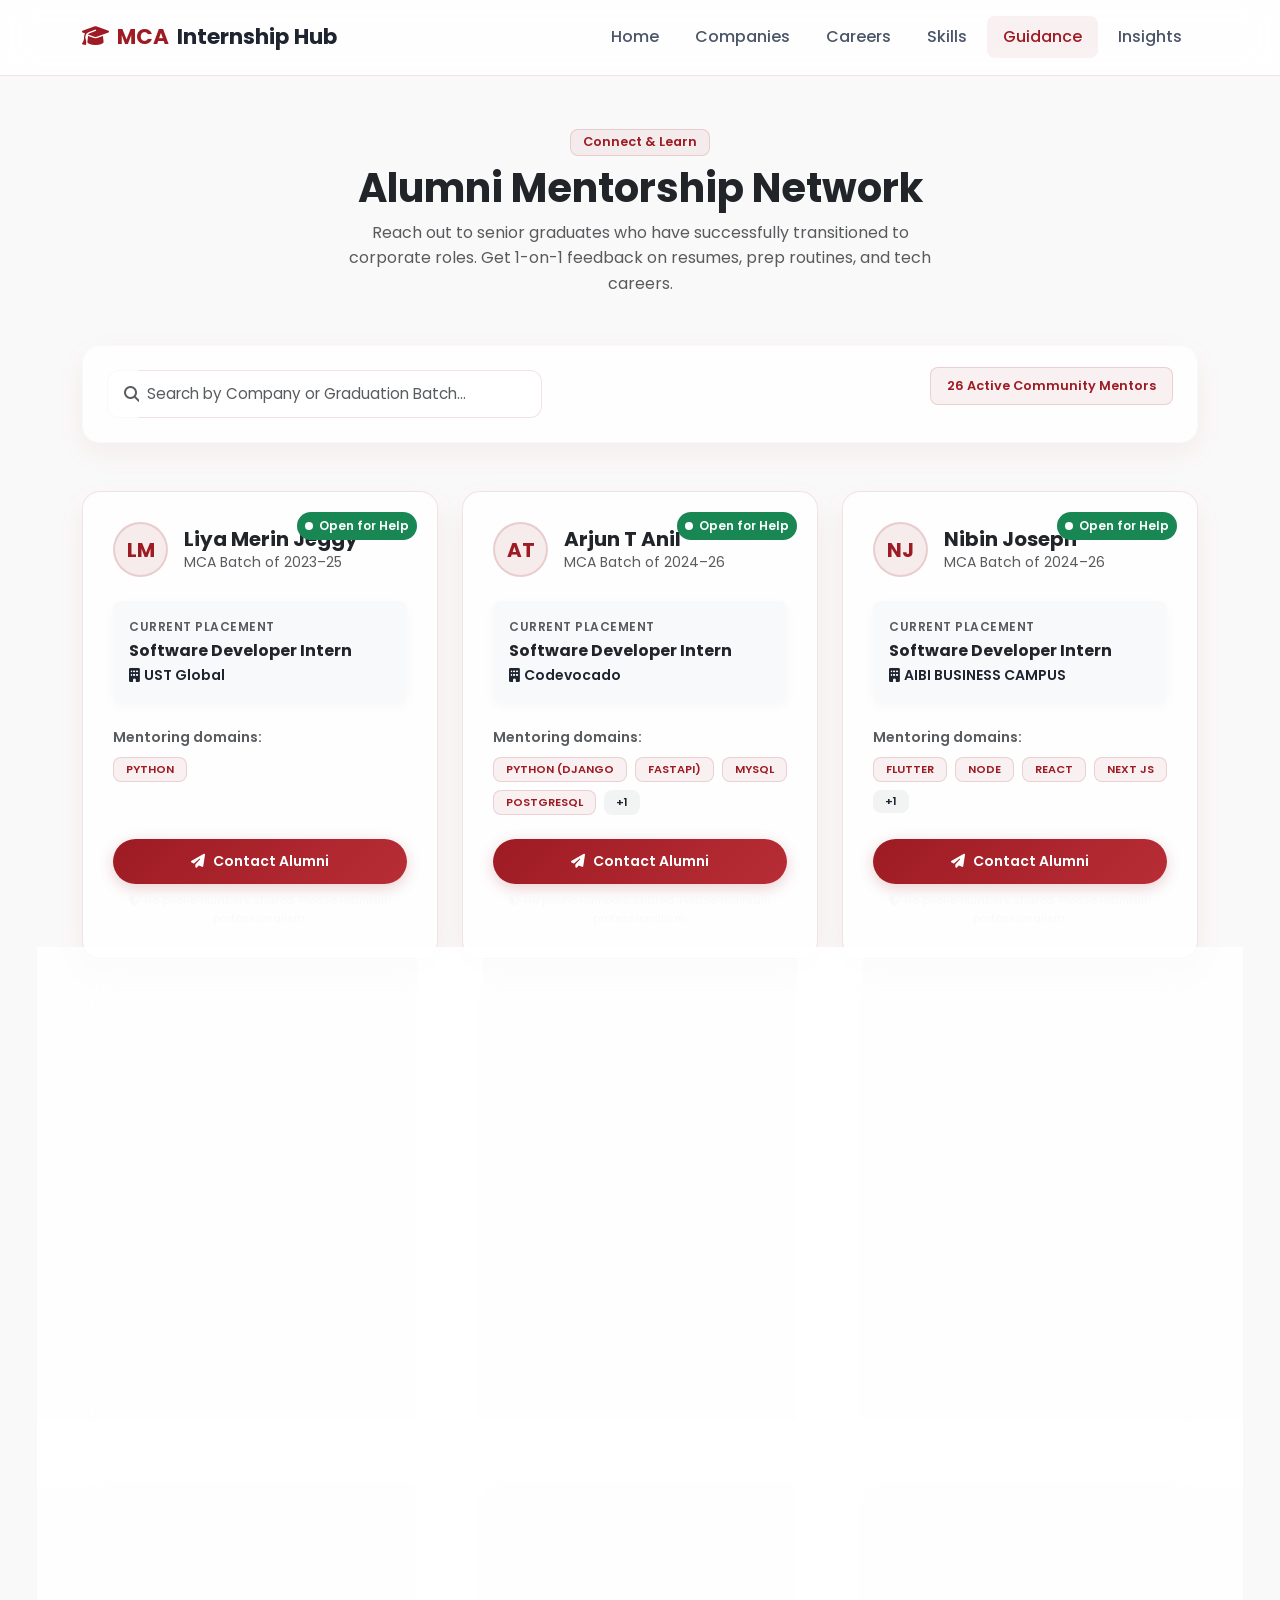
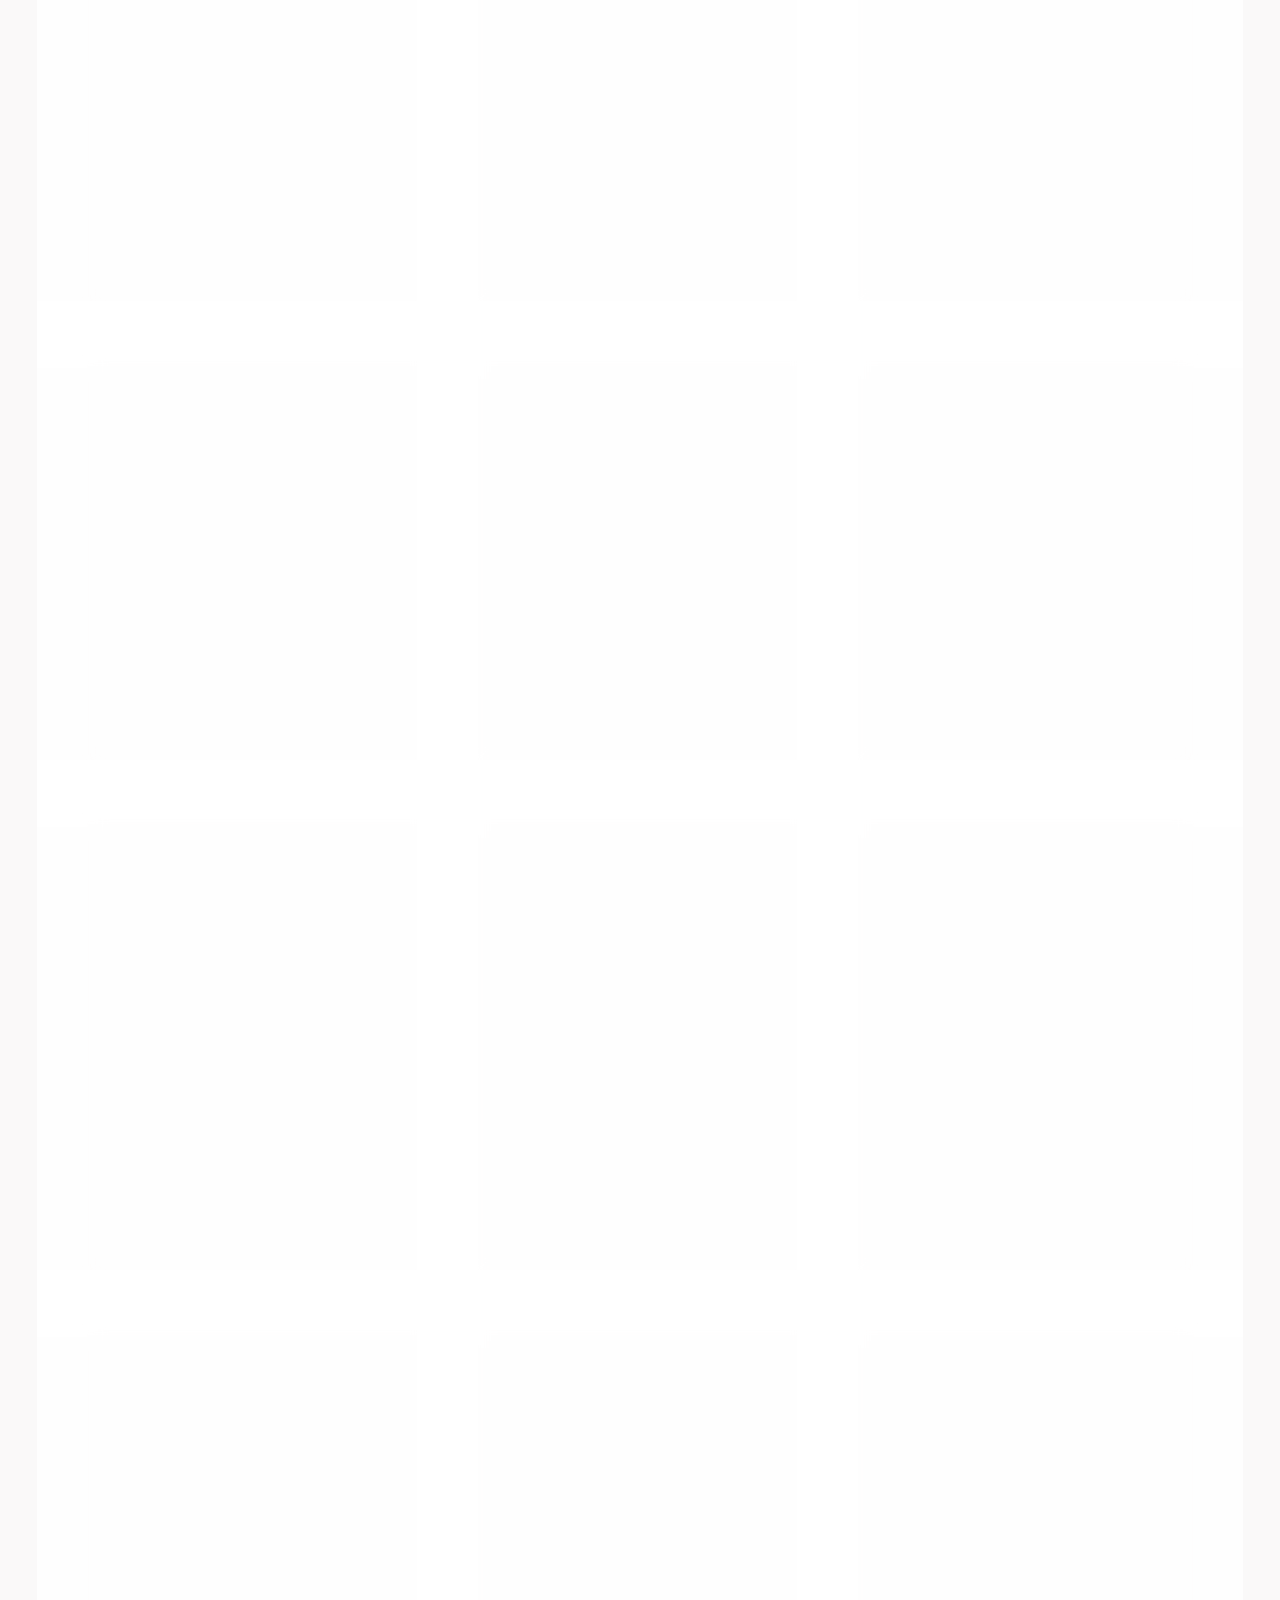
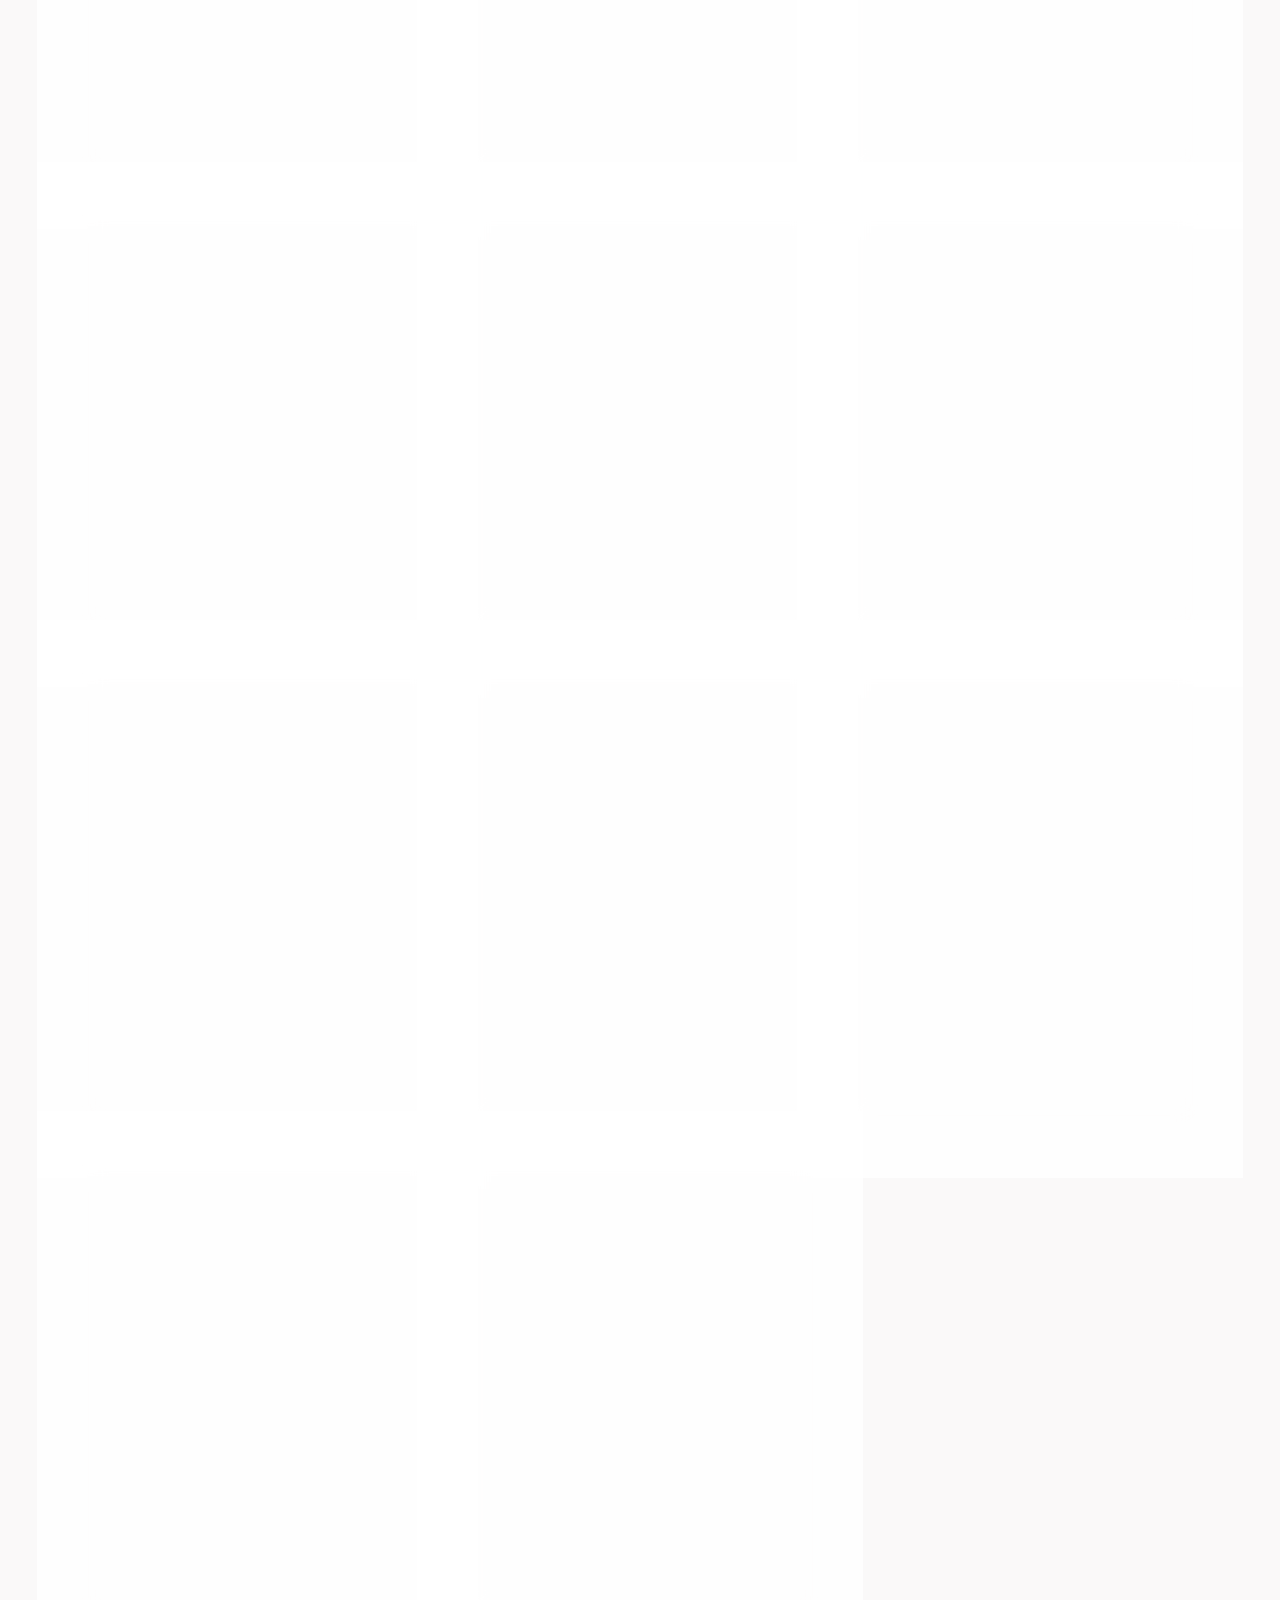
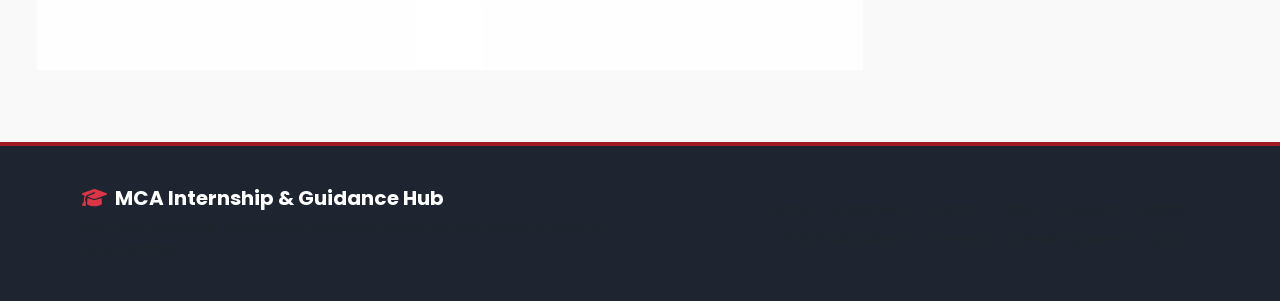
<file: guidance.html>
<!DOCTYPE html>
<html lang="en">
<head>
  <meta charset="UTF-8">
  <meta name="viewport" content="width=device-width, initial-scale=1.0">
  <title>Connect with Alumni Mentors - MCA Internship Hub</title>
  
  <!-- Fonts & Icons -->
  <link rel="stylesheet" href="https://cdnjs.cloudflare.com/ajax/libs/font-awesome/6.4.0/css/all.min.css">
  
  <!-- Bootstrap 5 CSS -->
  <link href="https://cdn.jsdelivr.net/npm/bootstrap@5.3.0/dist/css/bootstrap.min.css" rel="stylesheet">
  
  <!-- Premium Custom CSS -->
  <link rel="stylesheet" href="css/style.css">
</head>
<body>

  <!-- Loading Animation Overlay -->
  <div id="page-loader" class="page-loader">
    <div class="spinner-crimson" role="status"></div>
  </div>

  <!-- Shared Dynamic Header Navbar -->
  <header id="navbar-container"></header>

  <!-- Main Content Area -->
  <main class="py-5" style="margin-top: 80px;">
    <div class="container">
      
      <!-- Top Title Bar -->
      <div class="text-center mb-5">
        <span class="badge badge-custom badge-crimson mb-2">Connect & Learn</span>
        <h1 class="fw-bold text-dark">Alumni Mentorship Network</h1>
        <p class="text-muted mx-auto" style="max-width: 600px;">
          Reach out to senior graduates who have successfully transitioned to corporate roles. Get 1-on-1 feedback on resumes, prep routines, and tech careers.
        </p>
      </div>

      <!-- Quick Search / Filter Console -->
      <div class="glass-card p-4 mb-5 border-light">
        <div class="row g-3 align-items-center justify-content-between">
          <div class="col-md-6 col-lg-5">
            <div class="input-group">
              <span class="input-group-text bg-white border-end-0 border-light ps-3 pe-0" style="border-radius: 12px 0 0 12px;">
                <i class="fas fa-search text-muted"></i>
              </span>
              <input type="text" id="mentor-search" class="form-control search-control border-start-0 ps-2" placeholder="Search by Company or Graduation Batch..." style="border-radius: 0 12px 12px 0;">
            </div>
          </div>
          <div class="col-md-5 col-lg-4 text-md-end text-center mt-3 mt-md-0">
            <span class="badge-custom badge-crimson px-3 py-2" id="mentors-counter">0 Active Community Mentors</span>
          </div>
        </div>
      </div>

      <!-- Mentors Grid -->
      <div class="row g-4" id="mentors-deck-container">
        <!-- Dynamically populated profile cards by js/guidance.js -->
        <div class="col-12 text-center py-5" id="loader-placeholder">
          <div class="spinner-border text-danger" role="status">
            <span class="visually-hidden">Syncing alumni records...</span>
          </div>
        </div>
      </div>

    </div>
  </main>

  <!-- Shared Dynamic Footer -->
  <footer id="footer-container"></footer>

  <!-- Bootstrap 5 JS -->
  <script src="https://cdn.jsdelivr.net/npm/bootstrap@5.3.0/dist/js/bootstrap.bundle.min.js"></script>
  
  <!-- Offline Database Fallback -->
  <script src="data/internships.js"></script>
  
  <!-- Global Core Application Code -->
  <script src="js/app.js"></script>
  
  <!-- Page Specific Execution Script -->
  <script src="js/guidance.js"></script>
</body>
</html>
</file>
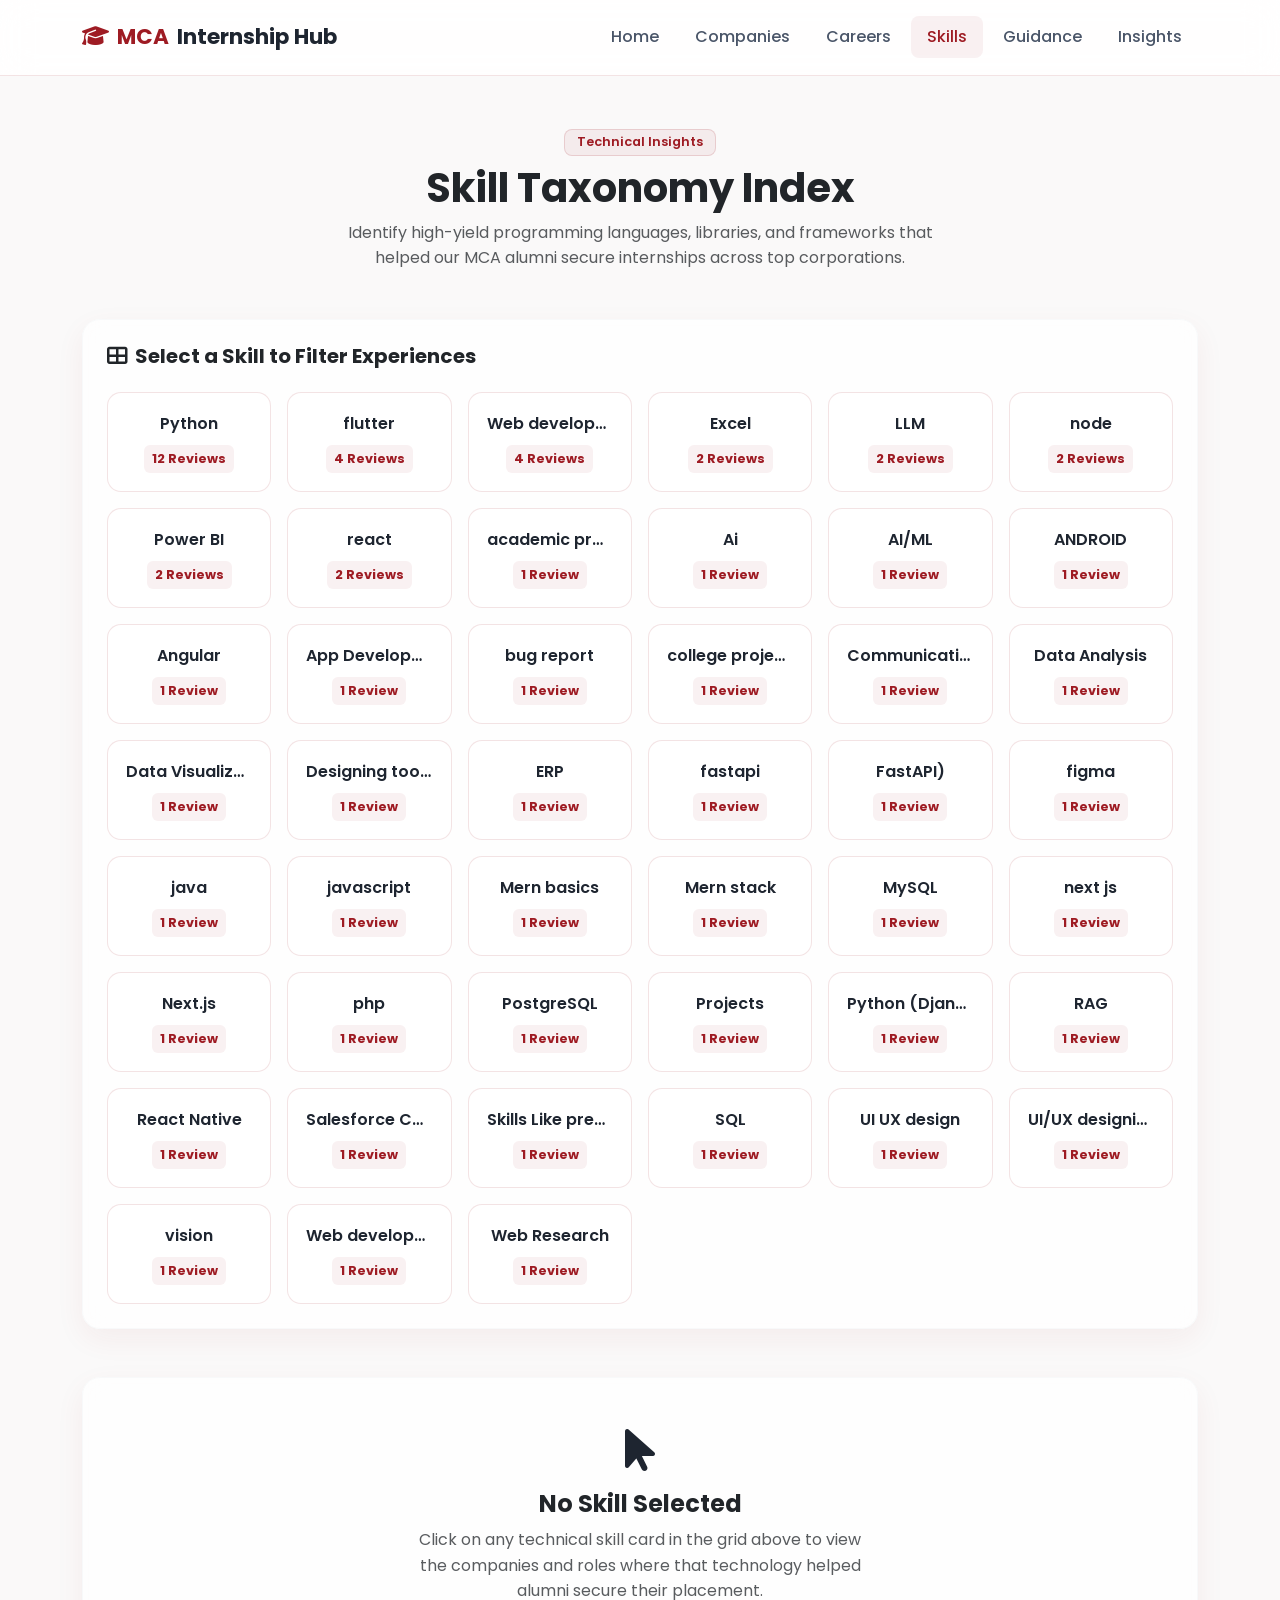
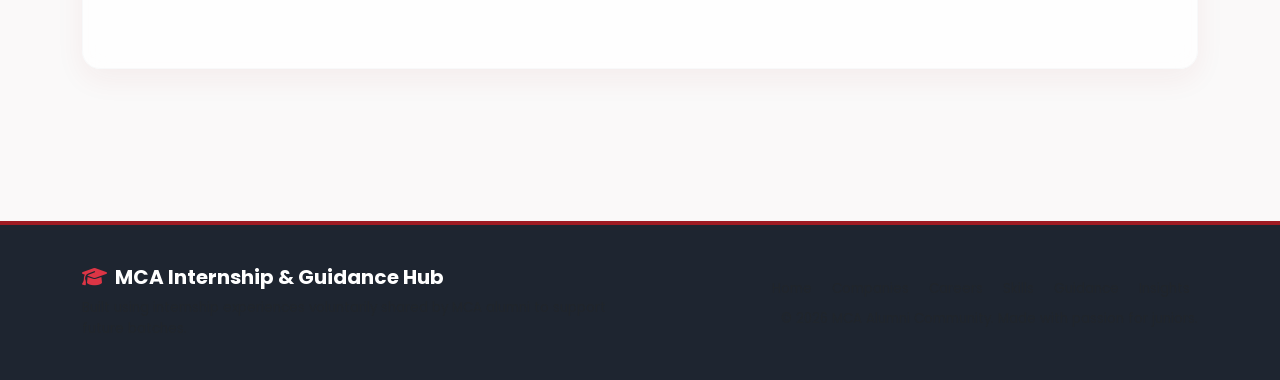
<file: skills.html>
<!DOCTYPE html>
<html lang="en">
<head>
  <meta charset="UTF-8">
  <meta name="viewport" content="width=device-width, initial-scale=1.0">
  <title>Explore by Skills - MCA Internship Hub</title>
  
  <!-- Fonts & Icons -->
  <link rel="stylesheet" href="https://cdnjs.cloudflare.com/ajax/libs/font-awesome/6.4.0/css/all.min.css">
  
  <!-- Bootstrap 5 CSS -->
  <link href="https://cdn.jsdelivr.net/npm/bootstrap@5.3.0/dist/css/bootstrap.min.css" rel="stylesheet">
  
  <!-- Premium Custom CSS -->
  <link rel="stylesheet" href="css/style.css">
</head>
<body>

  <!-- Loading Animation Overlay -->
  <div id="page-loader" class="page-loader">
    <div class="spinner-crimson" role="status"></div>
  </div>

  <!-- Shared Dynamic Header Navbar -->
  <header id="navbar-container"></header>

  <!-- Main Content Area -->
  <main class="py-5" style="margin-top: 80px;">
    <div class="container">
      
      <!-- Top Title Bar -->
      <div class="text-center mb-5">
        <span class="badge badge-custom badge-crimson mb-2">Technical Insights</span>
        <h1 class="fw-bold text-dark">Skill Taxonomy Index</h1>
        <p class="text-muted mx-auto" style="max-width: 600px;">
          Identify high-yield programming languages, libraries, and frameworks that helped our MCA alumni secure internships across top corporations.
        </p>
      </div>

      <!-- Skill Badges Deck -->
      <div class="glass-card p-4 mb-5 border-light">
        <h5 class="fw-bold text-dark mb-4 text-center text-md-start">
          <i class="fas fa-th-large text-crimson me-2"></i>Select a Skill to Filter Experiences
        </h5>
        <div class="row g-3 row-cols-2 row-cols-sm-3 row-cols-md-4 row-cols-lg-6" id="skills-deck-grid">
          <!-- Dynamically compiled skill blocks will render here -->
          <div class="col text-center w-100 py-3" id="skills-loader">
            <div class="spinner-border spinner-border-sm text-danger" role="status">
              <span class="visually-hidden">Compiling skills...</span>
            </div>
          </div>
        </div>
      </div>

      <!-- Results Deck Panel -->
      <div id="skills-results-container" class="d-none">
        <div class="d-flex align-items-center justify-content-between mb-4 pb-2 border-bottom border-light">
          <h4 class="fw-bold text-dark mb-0" id="selected-skill-heading">
            Experiences Requiring <span class="text-crimson" id="active-skill-label">React</span>
          </h4>
          <span class="badge-custom badge-crimson" id="skill-frequency-badge">0 Matches</span>
        </div>

        <div class="row g-4" id="matching-experiences-grid">
          <!-- Experiences populated here by js/skills.js -->
        </div>
      </div>

      <!-- Prompt Banner (Default State) -->
      <div class="glass-card p-5 text-center my-4 border-light" id="skills-prompt-banner">
        <i class="fas fa-arrow-pointer text-crimson fa-3x mb-3 animate-bounce"></i>
        <h4 class="fw-bold text-dark">No Skill Selected</h4>
        <p class="text-muted mx-auto" style="max-width: 450px;">
          Click on any technical skill card in the grid above to view the companies and roles where that technology helped alumni secure their placement.
        </p>
      </div>

    </div>
  </main>

  <!-- Shared Dynamic Footer -->
  <footer id="footer-container"></footer>

  <!-- Bootstrap 5 JS -->
  <script src="https://cdn.jsdelivr.net/npm/bootstrap@5.3.0/dist/js/bootstrap.bundle.min.js"></script>
  
  <!-- Offline Database Fallback -->
  <script src="data/internships.js"></script>
  
  <!-- Global Core Application Code -->
  <script src="js/app.js"></script>
  
  <!-- Page Specific Execution Script -->
  <script src="js/skills.js"></script>
</body>
</html>
</file>
<file: css/style.css>
@import url('https://fonts.googleapis.com/css2?family=Poppins:wght@300;400;500;600;700;800&display=swap');

:root {
  /* Color Palette Variables */
  --primary-red: #9e1b23; /* Deep Crimson */
  --primary-red-hover: #7d1218;
  --primary-red-light: rgba(158, 27, 35, 0.06);
  --primary-red-glow: rgba(158, 27, 35, 0.15);
  --primary-red-glow-strong: rgba(158, 27, 35, 0.25);
  --bg-light: #faf9f9;
  --bg-white: #ffffff;
  --card-bg: rgba(255, 255, 255, 0.75);
  --card-bg-solid: #ffffff;
  --border-light: rgba(158, 27, 35, 0.12);
  --border-focus: rgba(158, 27, 35, 0.4);
  --text-dark: #1e2530;
  --text-medium: #4a5568;
  --text-light: #718096;
  --text-white: #ffffff;
  --gold-star: #ffc107;
  
  /* Layout Variables */
  --font-sans: 'Poppins', sans-serif;
  --shadow-sm: 0 4px 12px rgba(30, 37, 48, 0.03);
  --shadow-md: 0 10px 30px rgba(158, 27, 35, 0.06);
  --shadow-lg: 0 20px 40px rgba(158, 27, 35, 0.1);
  --shadow-glow: 0 15px 35px rgba(158, 27, 35, 0.15);
  
  /* Transition Variables */
  --transition-smooth: all 0.4s cubic-bezier(0.16, 1, 0.3, 1);
  --transition-fast: all 0.2s ease;
}

/* Global Adjustments */
body {
  font-family: var(--font-sans);
  background-color: var(--bg-light);
  color: var(--text-dark);
  overflow-x: hidden;
  line-height: 1.6;
}

/* Custom Scrollbar */
::-webkit-scrollbar {
  width: 8px;
}
::-webkit-scrollbar-track {
  background: #f1f1f1;
}
::-webkit-scrollbar-thumb {
  background: var(--border-focus);
  border-radius: 10px;
}
::-webkit-scrollbar-thumb:hover {
  background: var(--primary-red);
}

/* Glassmorphism Card System */
.glass-card {
  background: var(--card-bg);
  backdrop-filter: blur(12px);
  -webkit-backdrop-filter: blur(12px);
  border: 1px solid var(--border-light);
  box-shadow: var(--shadow-md);
  border-radius: 18px;
  transition: var(--transition-smooth);
}
.glass-card:hover {
  transform: translateY(-8px);
  border-color: rgba(158, 27, 35, 0.3);
  box-shadow: var(--shadow-glow);
}

/* Solid White Cards (Alternative for very dense text grids) */
.solid-card {
  background: var(--bg-white);
  border: 1px solid rgba(0, 0, 0, 0.05);
  box-shadow: var(--shadow-sm);
  border-radius: 16px;
  transition: var(--transition-smooth);
}
.solid-card:hover {
  transform: translateY(-6px);
  box-shadow: var(--shadow-md);
}

/* Header & Navigation */
.navbar-custom {
  background: rgba(255, 255, 255, 0.85) !important;
  backdrop-filter: blur(16px);
  -webkit-backdrop-filter: blur(16px);
  border-bottom: 1px solid var(--border-light);
  padding: 15px 0;
  transition: var(--transition-fast);
}
.navbar-custom.navbar-scrolled {
  padding: 10px 0;
  box-shadow: 0 4px 20px rgba(0, 0, 0, 0.05);
}
.navbar-custom .navbar-brand {
  font-weight: 700;
  font-size: 1.35rem;
  color: var(--primary-red) !important;
  display: flex;
  align-items: center;
  gap: 8px;
}
.navbar-custom .navbar-brand span {
  color: var(--text-dark);
}
.navbar-custom .nav-link {
  font-weight: 500;
  color: var(--text-medium) !important;
  padding: 8px 16px !important;
  border-radius: 8px;
  transition: var(--transition-fast);
}
.navbar-custom .nav-link:hover, 
.navbar-custom .nav-link.active {
  color: var(--primary-red) !important;
  background-color: var(--primary-red-light);
}

/* Hero Section */
.hero-section {
  padding: 120px 0 80px;
  background: linear-gradient(135deg, rgba(255, 255, 255, 0.9) 0%, rgba(250, 249, 249, 0.95) 100%), 
              radial-gradient(circle at 80% 20%, rgba(158, 27, 35, 0.08) 0%, transparent 40%),
              radial-gradient(circle at 20% 80%, rgba(158, 27, 35, 0.04) 0%, transparent 40%);
  position: relative;
  overflow: hidden;
}
.hero-title {
  font-weight: 800;
  font-size: 3.5rem;
  line-height: 1.2;
  color: var(--text-dark);
}
.hero-title span {
  background: linear-gradient(135deg, var(--primary-red) 0%, #b82d36 100%);
  -webkit-background-clip: text;
  -webkit-text-fill-color: transparent;
}
.hero-subtitle {
  font-weight: 400;
  font-size: 1.2rem;
  color: var(--text-medium);
  max-width: 600px;
}

/* Custom Premium Buttons */
.btn-crimson {
  background: linear-gradient(135deg, var(--primary-red) 0%, #b82d36 100%);
  color: var(--text-white) !important;
  font-weight: 600;
  padding: 12px 30px;
  border-radius: 30px;
  border: none;
  box-shadow: 0 4px 15px rgba(158, 27, 35, 0.2);
  transition: var(--transition-smooth);
}
.btn-crimson:hover {
  transform: translateY(-3px);
  box-shadow: 0 8px 25px rgba(158, 27, 35, 0.4);
}
.btn-crimson-outline {
  background: transparent;
  color: var(--primary-red) !important;
  font-weight: 600;
  padding: 12px 30px;
  border-radius: 30px;
  border: 2px solid var(--primary-red);
  transition: var(--transition-smooth);
}
.btn-crimson-outline:hover {
  background-color: var(--primary-red);
  color: var(--text-white) !important;
  transform: translateY(-3px);
  box-shadow: 0 8px 25px rgba(158, 27, 35, 0.2);
}

/* Dynamic Interactive Badges */
.badge-custom {
  font-weight: 600;
  padding: 6px 12px;
  border-radius: 8px;
  font-size: 0.8rem;
  display: inline-flex;
  align-items: center;
  gap: 4px;
}
.badge-crimson {
  background-color: var(--primary-red-light);
  color: var(--primary-red);
  border: 1px solid rgba(158, 27, 35, 0.15);
}
.badge-dark {
  background-color: rgba(30, 37, 48, 0.05);
  color: var(--text-dark);
}
.badge-location {
  background-color: rgba(13, 110, 253, 0.06);
  color: #0d6efd;
  border: 1px solid rgba(13, 110, 253, 0.15);
}
.badge-type {
  background-color: rgba(25, 135, 84, 0.06);
  color: #198754;
  border: 1px solid rgba(25, 135, 84, 0.15);
}

/* Statistics Dashboard Grid */
.stat-box {
  padding: 25px;
  text-align: center;
  border-left: 4px solid var(--primary-red);
}
.stat-number {
  font-size: 2.5rem;
  font-weight: 800;
  color: var(--primary-red);
  line-height: 1;
  margin-bottom: 5px;
}
.stat-label {
  font-size: 0.9rem;
  font-weight: 500;
  color: var(--text-medium);
  text-transform: uppercase;
  letter-spacing: 0.5px;
}

/* Dynamic Star Rating Utility */
.rating-stars {
  color: var(--gold-star);
  font-size: 0.9rem;
  letter-spacing: 2px;
}

/* Wisdom/Advice Slider Styles */
.wisdom-card {
  padding: 40px;
  position: relative;
  overflow: hidden;
}
.wisdom-card::before {
  content: '“';
  position: absolute;
  top: -20px;
  left: 20px;
  font-size: 8rem;
  color: rgba(158, 27, 35, 0.06);
  font-family: Georgia, serif;
  line-height: 1;
}
.wisdom-text {
  font-size: 1.15rem;
  font-style: italic;
  color: var(--text-medium);
  margin-bottom: 20px;
  position: relative;
  z-index: 1;
}
.wisdom-author {
  font-weight: 700;
  color: var(--primary-red);
}
.wisdom-meta {
  font-size: 0.85rem;
  color: var(--text-light);
}

/* Filter controls on dashboard/pages */
.search-control {
  border: 1.5px solid var(--border-light);
  border-radius: 12px;
  padding: 12px 20px;
  font-size: 0.95rem;
  transition: var(--transition-fast);
}
.search-control:focus {
  border-color: var(--primary-red);
  box-shadow: 0 0 0 4px var(--primary-red-glow);
  outline: none;
}

/* Skill exploration nodes */
.skill-card {
  background: var(--bg-white);
  border: 1px solid var(--border-light);
  border-radius: 14px;
  padding: 18px;
  text-align: center;
  cursor: pointer;
  transition: var(--transition-smooth);
}
.skill-card:hover, .skill-card.active {
  background: linear-gradient(135deg, var(--primary-red) 0%, #b82d36 100%);
  border-color: transparent;
  transform: translateY(-5px);
  box-shadow: 0 8px 25px rgba(158, 27, 35, 0.25);
}
.skill-card:hover .skill-name, .skill-card.active .skill-name {
  color: var(--text-white);
}
.skill-card:hover .skill-count, .skill-card.active .skill-count {
  background-color: rgba(255, 255, 255, 0.2);
  color: var(--text-white);
}
.skill-name {
  font-weight: 600;
  font-size: 1rem;
  color: var(--text-dark);
  transition: var(--transition-fast);
}
.skill-count {
  background-color: var(--primary-red-light);
  color: var(--primary-red);
  font-size: 0.8rem;
  font-weight: 700;
  padding: 4px 8px;
  border-radius: 6px;
  display: inline-block;
  margin-top: 8px;
  transition: var(--transition-fast);
}

/* Mentor Profile Cards */
.mentor-card {
  padding: 30px;
  position: relative;
}
.mentor-card .pulse-badge {
  position: absolute;
  top: 20px;
  right: 20px;
  background-color: #198754;
  color: white;
  font-size: 0.75rem;
  font-weight: 600;
  padding: 4px 8px;
  border-radius: 20px;
  display: flex;
  align-items: center;
  gap: 6px;
}
.mentor-card .pulse-badge::before {
  content: '';
  display: inline-block;
  width: 8px;
  height: 8px;
  border-radius: 50%;
  background-color: white;
  animation: pulse-dot 1.5s infinite;
}
@keyframes pulse-dot {
  0% { transform: scale(0.95); opacity: 0.5; }
  50% { transform: scale(1.2); opacity: 1; }
  100% { transform: scale(0.95); opacity: 0.5; }
}

/* Company details subcomponents */
.details-header {
  padding: 50px 0;
  background: linear-gradient(135deg, rgba(158, 27, 35, 0.05) 0%, rgba(255, 255, 255, 0.95) 100%);
  border-bottom: 1px solid var(--border-light);
  border-radius: 20px;
  margin-bottom: 40px;
}
.details-section-title {
  font-weight: 700;
  color: var(--text-dark);
  border-bottom: 2px solid var(--border-light);
  padding-bottom: 10px;
  margin-bottom: 20px;
  display: flex;
  align-items: center;
  gap: 10px;
}
.details-section-title i {
  color: var(--primary-red);
}

/* Process Timeline */
.timeline-process {
  border-left: 2px dashed rgba(158, 27, 35, 0.25);
  margin-left: 15px;
  padding-left: 25px;
  position: relative;
}
.timeline-step {
  position: relative;
  margin-bottom: 30px;
}
.timeline-step:last-child {
  margin-bottom: 0;
}
.timeline-step::before {
  content: '';
  width: 14px;
  height: 14px;
  background: var(--primary-red);
  border: 3px solid var(--bg-light);
  border-radius: 50%;
  position: absolute;
  left: -33px;
  top: 5px;
}

/* Loader Styles */
.page-loader {
  position: fixed;
  top: 0;
  left: 0;
  width: 100vw;
  height: 100vh;
  background-color: var(--bg-light);
  z-index: 9999;
  display: flex;
  justify-content: center;
  align-items: center;
  transition: opacity 0.5s ease, visibility 0.5s ease;
}
.page-loader.fade-out {
  opacity: 0;
  visibility: hidden;
}
.spinner-crimson {
  width: 50px;
  height: 50px;
  border: 4px solid var(--border-light);
  border-top-color: var(--primary-red);
  border-radius: 50%;
  animation: spinner-rotation 0.8s linear infinite;
}
@keyframes spinner-rotation {
  0% { transform: rotate(0deg); }
  100% { transform: rotate(360deg); }
}

/* Footer Section */
.footer-custom {
  background-color: var(--text-dark);
  color: rgba(255, 255, 255, 0.7);
  padding: 40px 0;
  margin-top: 80px;
  border-top: 4px solid var(--primary-red);
  font-size: 0.95rem;
}
.footer-custom a {
  color: var(--text-white);
  text-decoration: none;
  transition: var(--transition-fast);
}
.footer-custom a:hover {
  color: var(--primary-red);
}

/* Responsive Overrides */
@media (max-width: 991.98px) {
  .hero-title {
    font-size: 2.75rem;
  }
}
@media (max-width: 767.98px) {
  .hero-title {
    font-size: 2.25rem;
  }
  .hero-section {
    padding: 100px 0 50px;
  }
  .stat-box {
    border-left: none;
    border-bottom: 3px solid var(--primary-red);
    padding: 15px 5px;
  }
}

/* Custom Premium Modal / Popup */
.custom-modal-overlay {
  position: fixed;
  top: 0;
  left: 0;
  width: 100%;
  height: 100%;
  background: rgba(30, 37, 48, 0.4);
  backdrop-filter: blur(8px);
  -webkit-backdrop-filter: blur(8px);
  display: flex;
  justify-content: center;
  align-items: center;
  z-index: 10000;
  opacity: 0;
  pointer-events: none;
  transition: opacity 0.3s ease;
}

.custom-modal-overlay.show {
  opacity: 1;
  pointer-events: auto;
}

.custom-modal-card {
  background: rgba(255, 255, 255, 0.85);
  backdrop-filter: blur(20px);
  -webkit-backdrop-filter: blur(20px);
  border: 1px solid rgba(255, 255, 255, 0.4);
  box-shadow: 0 20px 50px rgba(158, 27, 35, 0.15);
  border-radius: 24px;
  width: 90%;
  max-width: 500px;
  padding: 30px;
  transform: scale(0.9) translateY(20px);
  transition: transform 0.4s cubic-bezier(0.16, 1, 0.3, 1);
  position: relative;
  overflow: hidden;
}

.custom-modal-overlay.show .custom-modal-card {
  transform: scale(1) translateY(0);
}

.custom-modal-close-btn {
  position: absolute;
  top: 20px;
  right: 20px;
  background: rgba(158, 27, 35, 0.08);
  border: none;
  width: 36px;
  height: 36px;
  border-radius: 50%;
  color: var(--primary-red);
  display: flex;
  align-items: center;
  justify-content: center;
  cursor: pointer;
  transition: var(--transition-fast);
}

.custom-modal-close-btn:hover {
  background: var(--primary-red);
  color: var(--text-white);
  transform: rotate(90deg);
}

.custom-email-box {
  background: var(--bg-white);
  border: 1px solid var(--border-light);
  border-radius: 12px;
  padding: 15px;
  display: flex;
  align-items: center;
  justify-content: space-between;
  margin-top: 20px;
  margin-bottom: 20px;
  box-shadow: var(--shadow-sm);
}

.custom-email-text {
  font-weight: 600;
  color: var(--text-dark);
  font-size: 1.05rem;
  word-break: break-all;
}

.custom-copy-btn {
  background: var(--primary-red-light);
  border: 1px solid rgba(158, 27, 35, 0.15);
  color: var(--primary-red);
  padding: 8px 16px;
  border-radius: 8px;
  font-weight: 600;
  font-size: 0.85rem;
  cursor: pointer;
  transition: var(--transition-fast);
  display: flex;
  align-items: center;
  gap: 6px;
}

.custom-copy-btn:hover {
  background: var(--primary-red);
  color: var(--text-white);
}

.custom-copy-btn.copied {
  background: #198754;
  border-color: #198754;
  color: var(--text-white);
}
</file>
